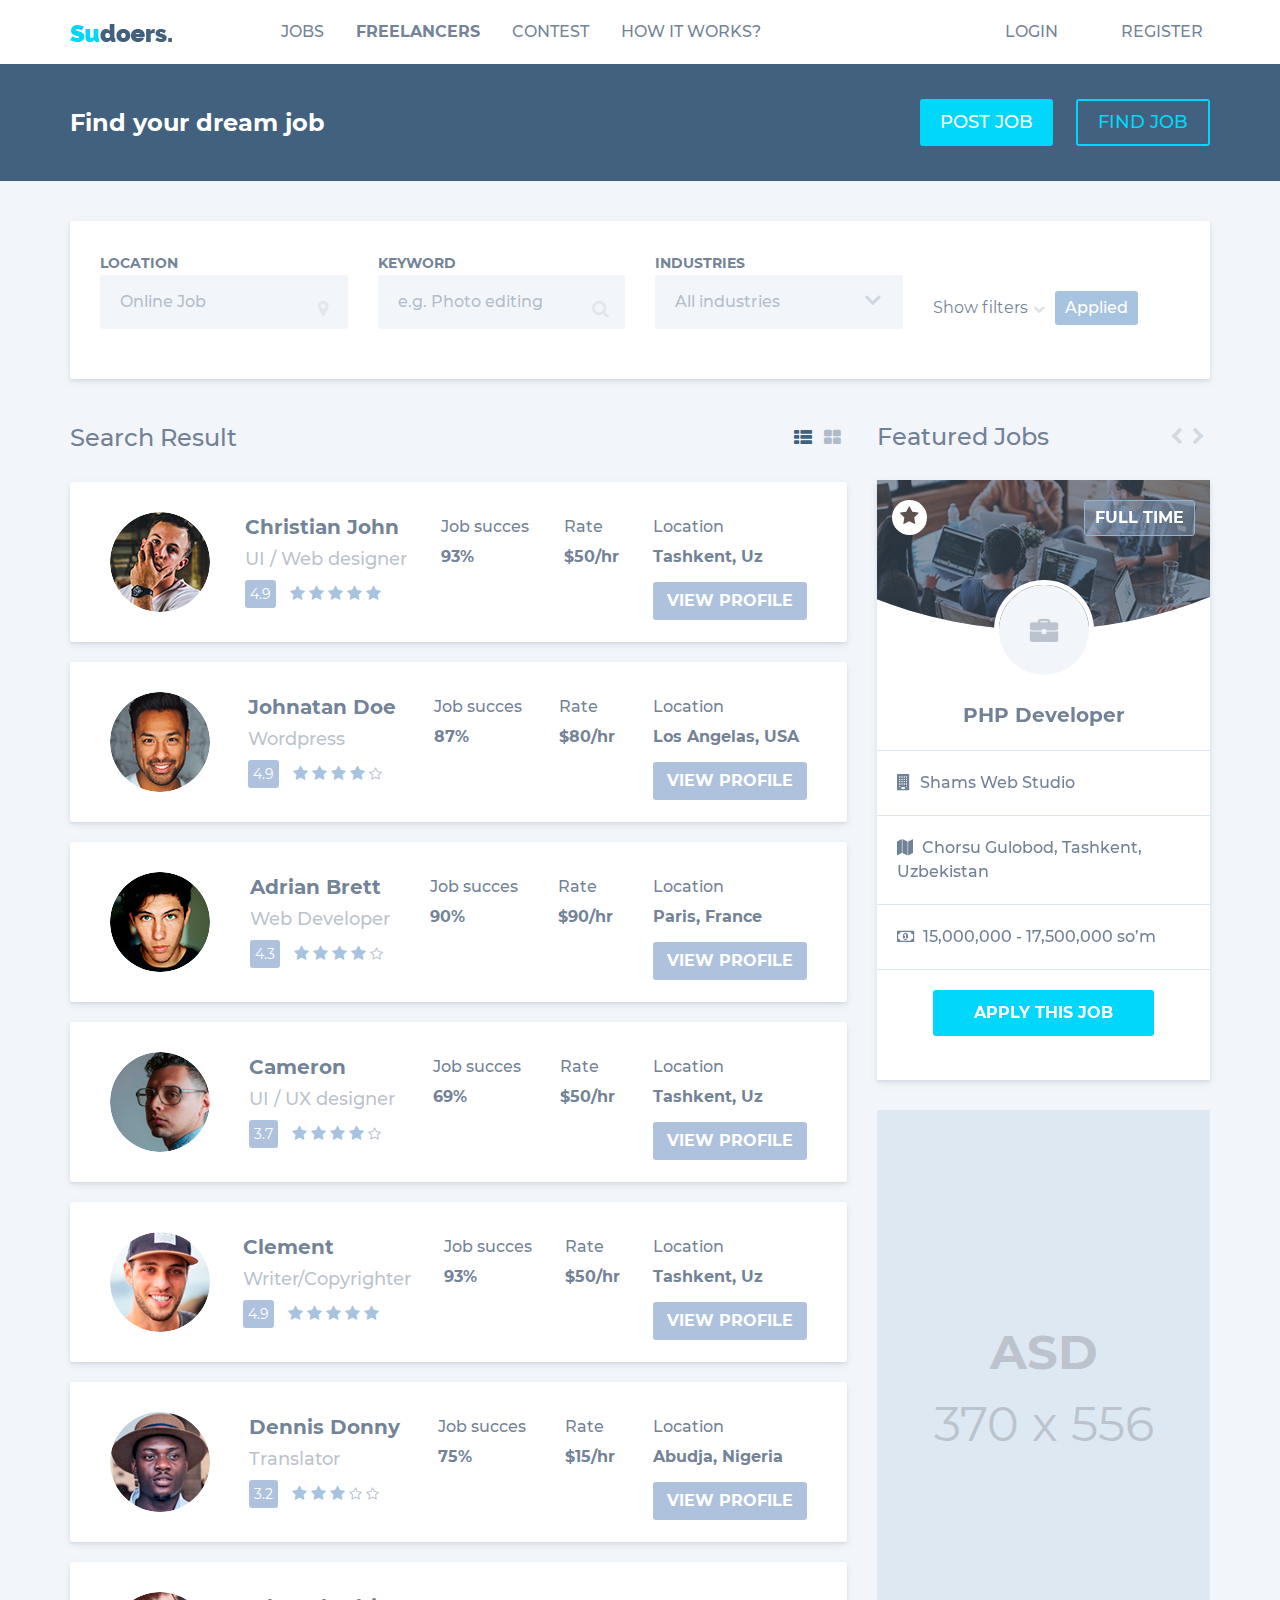
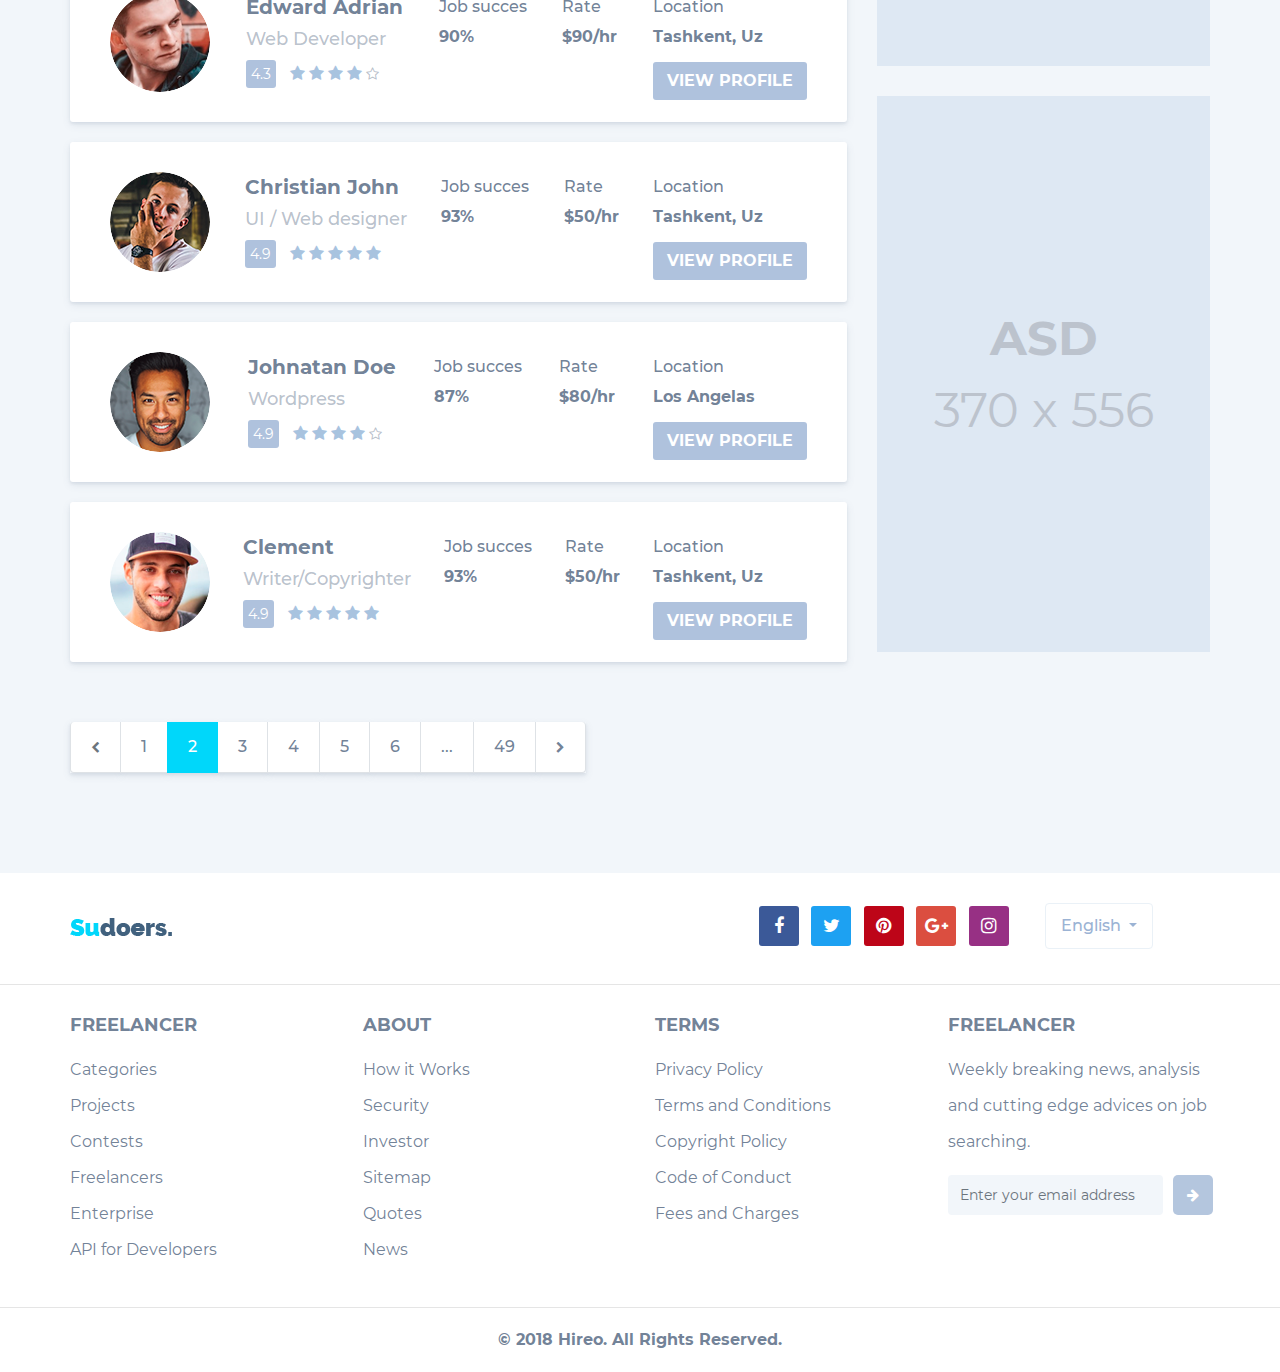
<file: freelancer.html>
<!DOCTYPE html>
<html lang="en">
<head>
	<meta charset="UTF-8">
	<title>Sudoers</title>
	<meta name="viewport" content="width=device-width, initial-scale=1, maximum-scale=1, user-scalable=yes">
	<link rel="stylesheet" href="libs/owlcarousel/assets/owl.carousel.min.css">
	<link rel="stylesheet" href="libs/bootstrap4/css/bootstrap.min.css">
	<link rel="stylesheet" href="libs/bootstrap4/css/bootstrap.min.css">
	<link rel="stylesheet" href="libs/font-awesome/css/font-awesome.min.css">
	<link rel="stylesheet" href="css/chosen.css">
	<link rel="stylesheet" href="css/style.css">
	<link rel="stylesheet" href="css/media.css">
</head>
<body>
	<header class="header">
		<div class="container">
			<div class="row">
				<div class="col-md-12 col-lg-2">
					<div class="title">
						<a href="index.html"><img src="img/title.png" alt=""></a>
					</div>
				</div>
				<div class="col-md-9 col-lg-7">
					<nav class="navbar navbar-expand-lg navbar-light nav">
						<button class="navbar-toggler" type="button" data-toggle="collapse" data-target="#nav">
							<i class="fa fa-bars"></i>
						</button>
						<div class="collapse navbar-collapse" id="nav">
							<ul class="navbar-nav menu">
								<li><a href="index.html">Jobs</a></li>
								<li><a href="freelancer.html" class="active">Freelancers</a></li>
								<li><a href="#">Contest</a></li>
								<li><a href="#">How it works?</a></li>
							</ul>
						</div>
					</nav>
				</div>
				<div class="col-md-3 col-lg-3">
					<div class="autorisation">
						<!-- Button trigger modal -->
						<button type="button" class="btn_login_reg" data-toggle="modal" data-target="#login">
							Login
						</button>
						<!-- Modal -->
						<div class="modal fade" id="login" tabindex="-1" role="dialog">
							<div class="modal-dialog" role="document">
								<div class="modal-content">
									<div class="modal-header">
										<h5 class="modal-title" id="exampleModalLabel">
											<img src="img/title_md.png" alt="">
										</h5>
										<button type="button" class="close" data-dismiss="modal" aria-label="Close">
											<i class="fa fa-times"></i>
										</button>
									</div>
									<div class="modal-body">
										<div class="login_facebook">
											<i class="fa fa-facebook"></i>
											<button type="button" class="btn_log_with">Log in with Facebook</button>
										</div>
										<div class="login_google">
											<i class="fa fa-google-plus"></i>
											<button type="button" class="btn_log_with">Log in with Google Plus</button>
										</div>
										<div class="or">or</div>
										<div class="email_password">
											<div class="email">
												<input type="text" class="form-control" placeholder="Email address or Username">
												<i class="fa fa-user"></i>
											</div>
											<div class="password">
												<input type="password" class="form-control" placeholder="Password">
												<i class="fa fa-lock"></i>
											</div>
										</div>
										<div class="remember_forgot">
											<div class="remember_me">
												<label class="control control-checkbox">
													Remember Me
													<input type="checkbox" checked="checked" />
													<div class="control_indicator"></div>
												</label>
											</div>
											<div class="forgot_password">
												<a href="#">Forgot password?</a>
											</div>
										</div>
										<div class="login">
											<button type="button" class="btn_login">Log in</button>
										</div>
									</div>
									<div class="modal-footer">
										<div class="account">
											Don’t have an account?
											<a href="#">Sign up</a>
										</div>
									</div>
								</div>
							</div>
						</div>
						<!-- Button trigger modal -->
						<button type="button" class="btn_login_reg" data-toggle="modal" data-target="#register">
							Register
						</button>
						<!-- Modal -->
						<div class="modal fade" id="register" tabindex="-1" role="dialog">
							<div class="modal-dialog" role="document">
								<div class="modal-content">
									<div class="modal-header">
										<h5 class="modal-title" id="exampleModalLabel">
											<img src="img/title.png" alt="">
										</h5>
										<button type="button" class="close" data-dismiss="modal" aria-label="Close">
											<i class="fa fa-times"></i>
										</button>
									</div>
									<div class="modal-body">
										<div class="login_facebook">
											<i class="fa fa-facebook"></i>
											<button type="button" class="btn_log_with">Log in with Facebook</button>
										</div>
										<div class="login_google">
											<i class="fa fa-google-plus"></i>
											<button type="button" class="btn_log_with">Log in with Google Plus</button>
										</div>
										<div class="or">or</div>
										<div class="email_password">
											<div class="email">
												<input type="text" class="form-control" placeholder="Email address">
												<i class="fa fa-user"></i>
											</div>
											<div class="password">
												<input type="password" class="form-control" placeholder="Password">
												<i class="fa fa-lock"></i>
											</div>
										</div>
										<div class="employer_freelancer">
											<div class="employer">
												<label class="control control-radio">
													I’m a Employer
													<input name="radio" checked="checked" type="radio">
													<div class="control_indicator"></div>
												</label>
											</div>
											<div class="employer">
												<label class="control control-radio">
													I’m a Freelancer
													<input name="radio" checked="checked" type="radio">
													<div class="control_indicator"></div>
												</label>
											</div>
										</div>
										<div class="login">
											<button type="button" class="btn_login">Sign up</button>
										</div>
									</div>
									<div class="modal-footer">
										<div class="account">
											Don’t have an account?
											<a href="#">Sign up</a>
										</div>
									</div>
								</div>
							</div>
						</div>
					</div>
				</div>
			</div>
		</div>
		<div class="find_dream_job">
			<div class="container">
				<div class="dream_job">
					<div class="caption">Find your dream job</div>
					<div class="buttons">
						<div class="post">
							<button type="button" class="button">Post Job</button>
						</div>
						<div class="find">
							<button type="button" class="button">Find Job</button>
						</div>
					</div>
				</div>
			</div>
		</div>
	</header>
	<section class="section_location">
		<div class="container">
			<div class="row">
				<div class="col-md-3">
					<div class="caption">
						<label for="location" class="label">Location</label>
					</div>
					<div class="input">
						<input type="text" class="form-control" placeholder="Online Job" id="location">
					</div>
					<div class="icon">
						<i class="fa fa-map-marker"></i>
					</div>
				</div>
				<div class="col-md-3">
					<div class="caption">
						<label for="keyword" class="label">Keyword</label>
					</div>
					<div class="input">
						<input type="text" class="form-control" placeholder="e.g. Photo editing" id="keyword">
					</div>
					<div class="icon">
						<i class="fa fa-search"></i>
					</div>
				</div>
				<div class="col-md-3">
					<div class="caption"><label class="label">Industries</label></div>
					<select data-placeholder="All industries" class="chosen-select" tabindex="7">
						<option>All industries</option>
						<option value=""></option>
						<option></option>
						<option>Web development</option>
						<option>IT specialist</option>
						<option>Graphic design</option>
						<option>Digital marketing</option>
						<option>Writing / Translating</option>
						<option>Accounting</option>
						<option>General</option>
						<option>Graphic design</option>
						<option>Digital marketing</option>
						<option>Writing / Translating</option>
						<option>Accounting</option>
						<option>General</option>
					</select>

				</div>
				<div class="col-md-3">
					<div class="filters">
						<div class="chevron_up">
							<a class="" data-toggle="collapse" href="#collapseExample" role="button" aria-expanded="false" aria-controls="collapseExample">filters</a>
							<!-- <i class="fa fa-chevron-up"></i> -->
						</div>
						<div class="applied">Applied</div>
					</div>
				</div>
			</div>

			<div class="row mt-4 collapse" id="collapseExample">
				<div class="col-md-4">
					<div class="fixed_price">
						<div class="hourly">
							Hourly prise
						</div>
						<div class="min_max">
							<div class="box">
								<input type="text" placeholder="min">
							</div>
							<p>to</p>
							<div class="box">
								<input type="text" placeholder="max">
							</div>
						</div>
					</div>
					<div class="caption_sort">Sort by</div>
					<ul class="sort_by">
						<li><a href="#">Relavence</a></li>
						<li><a href="#">Newest</a></li>
						<li><a href="#">Oldest</a></li>
						<li><a href="#">Random</a></li>
					</ul>
				</div>
				<div class="col-md-8">
					<div class="skills">
						<div class="head">Skills</div>
						<div class="row">
							<div class="tag_item">
								<input type="checkbox" id="tag1">
								<label for="tag1">Front-end Web</label>
							</div>
							<div class="tag_item">
								<input type="checkbox" id="tag2">
								<label for="tag2">Photoshop</label>
							</div>
							<div class="tag_item">
								<input type="checkbox" id="tag3">
								<label for="tag3">Angular</label>
							</div>
							<div class="tag_item">
								<input type="checkbox" id="tag4">
								<label for="tag4">Web design</label>
							</div>
							<div class="tag_item">
								<input type="checkbox" id="tag5">
								<label for="tag5">Wordpress</label>
							</div>
							<div class="tag_item">
								<input type="checkbox" id="tag6">
								<label for="tag6">Graphic design</label>
							</div>
							<div class="tag_item">
								<input type="checkbox" id="tag7">
								<label for="tag7">Back-end dev</label>
							</div>
							<div class="tag_item">
								<input type="checkbox" id="tag8">
								<label for="tag8">React</label>
							</div>
							<div class="tag_item">
								<input type="checkbox" id="tag9">
								<label for="tag9">App development</label>
							</div>
							<div class="tag_item">
								<input type="checkbox" id="tag10">
								<label for="tag10">Illustration</label>
							</div>
							<div class="tag_item">
								<input type="checkbox" id="tag11">
								<label for="tag11">App development</label>
							</div>
							<div class="new_skill">
								<div class="add_new_skill">
									<input type="text" class="form-control" placeholder="Add new skill">
								</div>
								<div class="plus"><i class="fa fa-plus"></i></div>
							</div>
						</div>
					</div>
				</div>
			</div>
		</div>
	</section>
	<section class="section_search_featured">
		<div class="container">
			<div class="block_search">
				<div class="between_blocks">
					<div class="caption">Search Result</div>
					<div class="nav nav-tabs" id="nav-tab" role="tablist">
						<a class="nav-item nav-link active" id="nav-home-tab" data-toggle="tab" href="#list" role="tab" aria-controls="nav-home" aria-selected="true">
							<div class="list"><i class="fa fa-th-list"></i></div>
						</a>
						<a class="nav-item nav-link" id="nav-profile-tab" data-toggle="tab" href="#grid" role="tab" aria-controls="nav-profile" aria-selected="false">
							<div class="grid"><i class="fa fa-th-large"></i></div>
						</a>
					</div>
				</div>
				<div class="tab-content" id="nav-tabContent">
					<div class="tab-pane fade show active" id="list" role="tabpanel">
						<div class="list_profile">
							<div class="profile_img">
								<img src="img/pr_i_1.png" alt="">
							</div>
							<div class="box">
								<div class="name"><a href="">Christian John</a></div>
								<div class="skill">UI / Web designer</div>
								<div class="rating">
									<span>4.9</span>
									<i class="fa fa-star"></i>
									<i class="fa fa-star"></i>
									<i class="fa fa-star"></i>
									<i class="fa fa-star"></i>
									<i class="fa fa-star"></i>
								</div>
							</div>
							<div class="box">
								<p class="job">Job succes</p>
								<p class="percent">93%</p>
							</div>
							<div class="box">
								<p class="rate">Rate</p>
								<p class="hr">$50/hr</p>
							</div>
							<div class="box">
								<div class="location">
									<p class="loc">Location</p>
									<p class="city">Tashkent, Uz</p>
								</div>
								<div class="button">
									<button type="button" class="btn_view_profile">View profile</button>
								</div>
							</div>
						</div>
						<div class="list_profile">
							<div class="profile_img">
								<img src="img/pr_i_2.png" alt="">
							</div>
							<div class="box">
								<div class="name"><a href="">Johnatan Doe</a></div>
								<div class="skill">Wordpress</div>
								<div class="rating">
									<span>4.9</span>
									<i class="fa fa-star"></i>
									<i class="fa fa-star"></i>
									<i class="fa fa-star"></i>
									<i class="fa fa-star"></i>
									<i class="fa fa-star-o"></i>
								</div>
							</div>
							<div class="box">
								<p class="job">Job succes</p>
								<p class="percent">87%</p>
							</div>
							<div class="box">
								<p class="rate">Rate</p>
								<p class="hr">$80/hr</p>
							</div>
							<div class="box">
								<div class="location">
									<p class="loc">Location</p>
									<p class="city">Los Angelas, USA</p>
								</div>
								<div class="button">
									<button type="button" class="btn_view_profile">View profile</button>
								</div>
							</div>
						</div>
						<div class="list_profile">
							<div class="profile_img">
								<img src="img/pr_i_3.png" alt="">
							</div>
							<div class="box">
								<div class="name"><a href="">Adrian Brett</a></div>
								<div class="skill">Web Developer</div>
								<div class="rating">
									<span>4.3</span>
									<i class="fa fa-star"></i>
									<i class="fa fa-star"></i>
									<i class="fa fa-star"></i>
									<i class="fa fa-star"></i>
									<i class="fa fa-star-o"></i>
								</div>
							</div>
							<div class="box">
								<p class="job">Job succes</p>
								<p class="percent">90%</p>
							</div>
							<div class="box">
								<p class="rate">Rate</p>
								<p class="hr">$90/hr</p>
							</div>
							<div class="box">
								<div class="location">
									<p class="loc">Location</p>
									<p class="city">Paris, France</p>
								</div>
								<div class="button">
									<button type="button" class="btn_view_profile">View profile</button>
								</div>
							</div>
						</div>
						<div class="list_profile">
							<div class="profile_img">
								<img src="img/pr_i_4.png" alt="">
							</div>
							<div class="box">
								<div class="name"><a href="">Cameron</a></div>
								<div class="skill">UI / UX designer</div>
								<div class="rating">
									<span>3.7</span>
									<i class="fa fa-star"></i>
									<i class="fa fa-star"></i>
									<i class="fa fa-star"></i>
									<i class="fa fa-star"></i>
									<i class="fa fa-star-o"></i>
								</div>
							</div>
							<div class="box">
								<p class="job">Job succes</p>
								<p class="percent">69%</p>
							</div>
							<div class="box">
								<p class="rate">Rate</p>
								<p class="hr">$50/hr</p>
							</div>
							<div class="box">
								<div class="location">
									<p class="loc">Location</p>
									<p class="city">Tashkent, Uz</p>
								</div>
								<div class="button">
									<button type="button" class="btn_view_profile">View profile</button>
								</div>
							</div>
						</div>
						<div class="list_profile">
							<div class="profile_img">
								<img src="img/pr_i_5.png" alt="">
							</div>
							<div class="box">
								<div class="name"><a href="">Clement</a></div>
								<div class="skill">Writer/Copyrighter</div>
								<div class="rating">
									<span>4.9</span>
									<i class="fa fa-star"></i>
									<i class="fa fa-star"></i>
									<i class="fa fa-star"></i>
									<i class="fa fa-star"></i>
									<i class="fa fa-star"></i>
								</div>
							</div>
							<div class="box">
								<p class="job">Job succes</p>
								<p class="percent">93%</p>
							</div>
							<div class="box">
								<p class="rate">Rate</p>
								<p class="hr">$50/hr</p>
							</div>
							<div class="box">
								<div class="location">
									<p class="loc">Location</p>
									<p class="city">Tashkent, Uz</p>
								</div>
								<div class="button">
									<button type="button" class="btn_view_profile">View profile</button>
								</div>
							</div>
						</div>
						<div class="list_profile">
							<div class="profile_img">
								<img src="img/pr_i_6.png" alt="">
							</div>
							<div class="box">
								<div class="name"><a href="">Dennis Donny</a></div>
								<div class="skill">Translator</div>
								<div class="rating">
									<span>3.2</span>
									<i class="fa fa-star"></i>
									<i class="fa fa-star"></i>
									<i class="fa fa-star"></i>
									<i class="fa fa-star-o"></i>
									<i class="fa fa-star-o"></i>
								</div>
							</div>
							<div class="box">
								<p class="job">Job succes</p>
								<p class="percent">75%</p>
							</div>
							<div class="box">
								<p class="rate">Rate</p>
								<p class="hr">$15/hr</p>
							</div>
							<div class="box">
								<div class="location">
									<p class="loc">Location</p>
									<p class="city">Abudja, Nigeria</p>
								</div>
								<div class="button">
									<button type="button" class="btn_view_profile">View profile</button>
								</div>
							</div>
						</div>
						<div class="list_profile">
							<div class="profile_img">
								<img src="img/pr_i_7.png" alt="">
							</div>
							<div class="box">
								<div class="name"><a href="">Edward Adrian</a></div>
								<div class="skill">Web Developer</div>
								<div class="rating">
									<span>4.3</span>
									<i class="fa fa-star"></i>
									<i class="fa fa-star"></i>
									<i class="fa fa-star"></i>
									<i class="fa fa-star"></i>
									<i class="fa fa-star-o"></i>
								</div>
							</div>
							<div class="box">
								<p class="job">Job succes</p>
								<p class="percent">90%</p>
							</div>
							<div class="box">
								<p class="rate">Rate</p>
								<p class="hr">$90/hr</p>
							</div>
							<div class="box">
								<div class="location">
									<p class="loc">Location</p>
									<p class="city">Tashkent, Uz</p>
								</div>
								<div class="button">
									<button type="button" class="btn_view_profile">View profile</button>
								</div>
							</div>
						</div>
						<div class="list_profile">
							<div class="profile_img">
								<img src="img/pr_i_1.png" alt="">
							</div>
							<div class="box">
								<div class="name"><a href="">Christian John</a></div>
								<div class="skill">UI / Web designer</div>
								<div class="rating">
									<span>4.9</span>
									<i class="fa fa-star"></i>
									<i class="fa fa-star"></i>
									<i class="fa fa-star"></i>
									<i class="fa fa-star"></i>
									<i class="fa fa-star"></i>
								</div>
							</div>
							<div class="box">
								<p class="job">Job succes</p>
								<p class="percent">93%</p>
							</div>
							<div class="box">
								<p class="rate">Rate</p>
								<p class="hr">$50/hr</p>
							</div>
							<div class="box">
								<div class="location">
									<p class="loc">Location</p>
									<p class="city">Tashkent, Uz</p>
								</div>
								<div class="button">
									<button type="button" class="btn_view_profile">View profile</button>
								</div>
							</div>
						</div>
						<div class="list_profile">
							<div class="profile_img">
								<img src="img/pr_i_2.png" alt="">
							</div>
							<div class="box">
								<div class="name"><a href="">Johnatan Doe</a></div>
								<div class="skill">Wordpress</div>
								<div class="rating">
									<span>4.9</span>
									<i class="fa fa-star"></i>
									<i class="fa fa-star"></i>
									<i class="fa fa-star"></i>
									<i class="fa fa-star"></i>
									<i class="fa fa-star-o"></i>
								</div>
							</div>
							<div class="box">
								<p class="job">Job succes</p>
								<p class="percent">87%</p>
							</div>
							<div class="box">
								<p class="rate">Rate</p>
								<p class="hr">$80/hr</p>
							</div>
							<div class="box">
								<div class="location">
									<p class="loc">Location</p>
									<p class="city">Los Angelas</p>
								</div>
								<div class="button">
									<button type="button" class="btn_view_profile">View profile</button>
								</div>
							</div>
						</div>
						<div class="list_profile">
							<div class="profile_img">
								<img src="img/pr_i_5.png" alt="">
							</div>
							<div class="box">
								<div class="name"><a href="">Clement</a></div>
								<div class="skill">Writer/Copyrighter</div>
								<div class="rating">
									<span>4.9</span>
									<i class="fa fa-star"></i>
									<i class="fa fa-star"></i>
									<i class="fa fa-star"></i>
									<i class="fa fa-star"></i>
									<i class="fa fa-star"></i>
								</div>
							</div>
							<div class="box">
								<p class="job">Job succes</p>
								<p class="percent">93%</p>
							</div>
							<div class="box">
								<p class="rate">Rate</p>
								<p class="hr">$50/hr</p>
							</div>
							<div class="box">
								<div class="location">
									<p class="loc">Location</p>
									<p class="city">Tashkent, Uz</p>
								</div>
								<div class="button">
									<button type="button" class="btn_view_profile">View profile</button>
								</div>
							</div>
						</div>
					</div>
					<div class="tab-pane fade" id="grid" role="tabpanel">
						<div class="items_grid">
							<div class="grid_profile">
								<div class="prof_info">
									<div class="profile_img">
										<img src="img/pr_i_1.png" alt="">
									</div>
									<div class="info">
										<div class="name"><a href="">Christian John</a></div>
										<div class="skill">UI / Web designer</div>
										<div class="rating">
											<span>4.9</span>
											<i class="fa fa-star"></i>
											<i class="fa fa-star"></i>
											<i class="fa fa-star"></i>
											<i class="fa fa-star"></i>
											<i class="fa fa-star"></i>
										</div>
									</div>
								</div>
								<div class="prof_rate">
									<div class="boxes">
										<div class="box">
											<p class="job">Job succes</p>
											<p class="percent">93%</p>
										</div>
										<div class="box">
											<p class="rate">Rate</p>
											<p class="hr">$50/hr</p>
										</div>
										<div class="box">
											<div class="location">
												<p class="loc">Location</p>
												<p class="city">Tashkent, Uz</p>
											</div>
										</div>
									</div>
									<div class="button">
										<button type="button" class="btn_profile">View profile</button>
									</div>
								</div>
							</div>
							<div class="grid_profile">
								<div class="prof_info">
									<div class="profile_img">
										<img src="img/pr_i_1.png" alt="">
									</div>
									<div class="info">
										<div class="name"><a href="">Christian John</a></div>
										<div class="skill">UI / Web designer</div>
										<div class="rating">
											<span>4.9</span>
											<i class="fa fa-star"></i>
											<i class="fa fa-star"></i>
											<i class="fa fa-star"></i>
											<i class="fa fa-star"></i>
											<i class="fa fa-star"></i>
										</div>
									</div>
								</div>
								<div class="prof_rate">
									<div class="boxes">
										<div class="box">
											<p class="job">Job succes</p>
											<p class="percent">93%</p>
										</div>
										<div class="box">
											<p class="rate">Rate</p>
											<p class="hr">$50/hr</p>
										</div>
										<div class="box">
											<div class="location">
												<p class="loc">Location</p>
												<p class="city">Tashkent, Uz</p>
											</div>
										</div>
									</div>
									<div class="button">
										<button type="button" class="btn_profile">View profile</button>
									</div>
								</div>
							</div>
							<div class="grid_profile">
								<div class="prof_info">
									<div class="profile_img">
										<img src="img/pr_i_1.png" alt="">
									</div>
									<div class="info">
										<div class="name"><a href="">Christian John</a></div>
										<div class="skill">UI / Web designer</div>
										<div class="rating">
											<span>4.9</span>
											<i class="fa fa-star"></i>
											<i class="fa fa-star"></i>
											<i class="fa fa-star"></i>
											<i class="fa fa-star"></i>
											<i class="fa fa-star"></i>
										</div>
									</div>
								</div>
								<div class="prof_rate">
									<div class="boxes">
										<div class="box">
											<p class="job">Job succes</p>
											<p class="percent">93%</p>
										</div>
										<div class="box">
											<p class="rate">Rate</p>
											<p class="hr">$50/hr</p>
										</div>
										<div class="box">
											<div class="location">
												<p class="loc">Location</p>
												<p class="city">Tashkent, Uz</p>
											</div>
										</div>
									</div>
									<div class="button">
										<button type="button" class="btn_profile">View profile</button>
									</div>
								</div>
							</div>
							<div class="grid_profile">
								<div class="prof_info">
									<div class="profile_img">
										<img src="img/pr_i_1.png" alt="">
									</div>
									<div class="info">
										<div class="name"><a href="">Christian John</a></div>
										<div class="skill">UI / Web designer</div>
										<div class="rating">
											<span>4.9</span>
											<i class="fa fa-star"></i>
											<i class="fa fa-star"></i>
											<i class="fa fa-star"></i>
											<i class="fa fa-star"></i>
											<i class="fa fa-star"></i>
										</div>
									</div>
								</div>
								<div class="prof_rate">
									<div class="boxes">
										<div class="box">
											<p class="job">Job succes</p>
											<p class="percent">93%</p>
										</div>
										<div class="box">
											<p class="rate">Rate</p>
											<p class="hr">$50/hr</p>
										</div>
										<div class="box">
											<div class="location">
												<p class="loc">Location</p>
												<p class="city">Tashkent, Uz</p>
											</div>
										</div>
									</div>
									<div class="button">
										<button type="button" class="btn_profile">View profile</button>
									</div>
								</div>
							</div>
							<div class="grid_profile">
								<div class="prof_info">
									<div class="profile_img">
										<img src="img/pr_i_1.png" alt="">
									</div>
									<div class="info">
										<div class="name"><a href="">Christian John</a></div>
										<div class="skill">UI / Web designer</div>
										<div class="rating">
											<span>4.9</span>
											<i class="fa fa-star"></i>
											<i class="fa fa-star"></i>
											<i class="fa fa-star"></i>
											<i class="fa fa-star"></i>
											<i class="fa fa-star"></i>
										</div>
									</div>
								</div>
								<div class="prof_rate">
									<div class="boxes">
										<div class="box">
											<p class="job">Job succes</p>
											<p class="percent">93%</p>
										</div>
										<div class="box">
											<p class="rate">Rate</p>
											<p class="hr">$50/hr</p>
										</div>
										<div class="box">
											<div class="location">
												<p class="loc">Location</p>
												<p class="city">Tashkent, Uz</p>
											</div>
										</div>
									</div>
									<div class="button">
										<button type="button" class="btn_profile">View profile</button>
									</div>
								</div>
							</div>
							<div class="grid_profile">
								<div class="prof_info">
									<div class="profile_img">
										<img src="img/pr_i_1.png" alt="">
									</div>
									<div class="info">
										<div class="name"><a href="">Christian John</a></div>
										<div class="skill">UI / Web designer</div>
										<div class="rating">
											<span>4.9</span>
											<i class="fa fa-star"></i>
											<i class="fa fa-star"></i>
											<i class="fa fa-star"></i>
											<i class="fa fa-star"></i>
											<i class="fa fa-star"></i>
										</div>
									</div>
								</div>
								<div class="prof_rate">
									<div class="boxes">
										<div class="box">
											<p class="job">Job succes</p>
											<p class="percent">93%</p>
										</div>
										<div class="box">
											<p class="rate">Rate</p>
											<p class="hr">$50/hr</p>
										</div>
										<div class="box">
											<div class="location">
												<p class="loc">Location</p>
												<p class="city">Tashkent, Uz</p>
											</div>
										</div>
									</div>
									<div class="button">
										<button type="button" class="btn_profile">View profile</button>
									</div>
								</div>
							</div>
							<div class="grid_profile">
								<div class="prof_info">
									<div class="profile_img">
										<img src="img/pr_i_1.png" alt="">
									</div>
									<div class="info">
										<div class="name"><a href="">Christian John</a></div>
										<div class="skill">UI / Web designer</div>
										<div class="rating">
											<span>4.9</span>
											<i class="fa fa-star"></i>
											<i class="fa fa-star"></i>
											<i class="fa fa-star"></i>
											<i class="fa fa-star"></i>
											<i class="fa fa-star"></i>
										</div>
									</div>
								</div>
								<div class="prof_rate">
									<div class="boxes">
										<div class="box">
											<p class="job">Job succes</p>
											<p class="percent">93%</p>
										</div>
										<div class="box">
											<p class="rate">Rate</p>
											<p class="hr">$50/hr</p>
										</div>
										<div class="box">
											<div class="location">
												<p class="loc">Location</p>
												<p class="city">Tashkent, Uz</p>
											</div>
										</div>
									</div>
									<div class="button">
										<button type="button" class="btn_profile">View profile</button>
									</div>
								</div>
							</div>
							<div class="grid_profile">
								<div class="prof_info">
									<div class="profile_img">
										<img src="img/pr_i_1.png" alt="">
									</div>
									<div class="info">
										<div class="name"><a href="">Christian John</a></div>
										<div class="skill">UI / Web designer</div>
										<div class="rating">
											<span>4.9</span>
											<i class="fa fa-star"></i>
											<i class="fa fa-star"></i>
											<i class="fa fa-star"></i>
											<i class="fa fa-star"></i>
											<i class="fa fa-star"></i>
										</div>
									</div>
								</div>
								<div class="prof_rate">
									<div class="boxes">
										<div class="box">
											<p class="job">Job succes</p>
											<p class="percent">93%</p>
										</div>
										<div class="box">
											<p class="rate">Rate</p>
											<p class="hr">$50/hr</p>
										</div>
										<div class="box">
											<div class="location">
												<p class="loc">Location</p>
												<p class="city">Tashkent, Uz</p>
											</div>
										</div>
									</div>
									<div class="button">
										<button type="button" class="btn_profile">View profile</button>
									</div>
								</div>
							</div>
							<div class="grid_profile">
								<div class="prof_info">
									<div class="profile_img">
										<img src="img/pr_i_1.png" alt="">
									</div>
									<div class="info">
										<div class="name"><a href="">Christian John</a></div>
										<div class="skill">UI / Web designer</div>
										<div class="rating">
											<span>4.9</span>
											<i class="fa fa-star"></i>
											<i class="fa fa-star"></i>
											<i class="fa fa-star"></i>
											<i class="fa fa-star"></i>
											<i class="fa fa-star"></i>
										</div>
									</div>
								</div>
								<div class="prof_rate">
									<div class="boxes">
										<div class="box">
											<p class="job">Job succes</p>
											<p class="percent">93%</p>
										</div>
										<div class="box">
											<p class="rate">Rate</p>
											<p class="hr">$50/hr</p>
										</div>
										<div class="box">
											<div class="location">
												<p class="loc">Location</p>
												<p class="city">Tashkent, Uz</p>
											</div>
										</div>
									</div>
									<div class="button">
										<button type="button" class="btn_profile">View profile</button>
									</div>
								</div>
							</div>
							<div class="grid_profile">
								<div class="prof_info">
									<div class="profile_img">
										<img src="img/pr_i_1.png" alt="">
									</div>
									<div class="info">
										<div class="name"><a href="">Christian John</a></div>
										<div class="skill">UI / Web designer</div>
										<div class="rating">
											<span>4.9</span>
											<i class="fa fa-star"></i>
											<i class="fa fa-star"></i>
											<i class="fa fa-star"></i>
											<i class="fa fa-star"></i>
											<i class="fa fa-star"></i>
										</div>
									</div>
								</div>
								<div class="prof_rate">
									<div class="boxes">
										<div class="box">
											<p class="job">Job succes</p>
											<p class="percent">93%</p>
										</div>
										<div class="box">
											<p class="rate">Rate</p>
											<p class="hr">$50/hr</p>
										</div>
										<div class="box">
											<div class="location">
												<p class="loc">Location</p>
												<p class="city">Tashkent, Uz</p>
											</div>
										</div>
									</div>
									<div class="button">
										<button type="button" class="btn_profile">View profile</button>
									</div>
								</div>
							</div>
						</div>
					</div>
				</div>
			</div>
			<div class="block_featured">
				<div class="between_blocks">
					<div class="caption">Featured Jobs</div>
				</div>
				<div class="aside owl-carousel">
					<div class="sliders">
						<div class="image" style="background-image: url(img/aside.png);"></div>
						<div class="favorite_fulltime">
							<div class="favorite"><i class="fa fa-star"></i></div>
							<div class="fulltime">Full time</div>
						</div>
						<div class="portfolio"><img src="img/portfolio.jpg"></div>
						<div class="name">PHP Developer</div>
						<div class="jobs">
							<div class="job">
								<i class="fa fa-building"></i>
								Shams Web Studio
							</div>
							<div class="job">
								<i class="fa fa-map"></i>
								Chorsu Gulobod, Tashkent, Uzbekistan
							</div>
							<div class="job">
								<i class="fa fa-money"></i>
								15,000,000 - 17,500,000 so’m
							</div>
						</div>
						<div class="apply_this_job">
							<button type="button" class="btn_apply">Apply this job</button>
						</div>
					</div>
					<div class="sliders">
						<div class="image" style="background-image: url(img/aside.png);"></div>
						<div class="favorite_fulltime">
							<div class="favorite"><i class="fa fa-star"></i></div>
							<div class="fulltime">Part time</div>
						</div>
						<div class="portfolio"><img src="img/portfolio.jpg"></div>
						<div class="name">Web Designer</div>
						<div class="jobs">
							<div class="job">
								<i class="fa fa-building"></i>
								Hexogon studio
							</div>
							<div class="job">
								<i class="fa fa-map"></i>
								Yunusabad, Tashkent, Uzbekistan
							</div>
							<div class="job">
								<i class="fa fa-money"></i>
								5,000,000 - 7,500,000 so’m
							</div>
						</div>
						<div class="apply_this_job">
							<button type="button" class="btn_apply">Apply this job</button>
						</div>
					</div>
				</div>
				<div class="banner">
					<div class="text">
						<p>ASD</p>
						<span>370 x 556</span>
					</div>
				</div>
				<div class="banner">
					<div class="text">
						<p>ASD</p>
						<span>370 x 556</span>
					</div>
				</div>
			</div>
		</div>
	</section>
	<section class="section_pagination">
		<div class="container">
			<div class="pagination">
				<nav aria-label="...">
					<ul class="pagination">
						<li class="page-item disabled">
							<a class="page-link" href="#" tabindex="-1">
								<i class="fa fa-chevron-left"></i>
							</a>
						</li>
						<li class="page-item"><a class="page-link" href="#">1</a></li>
						<li class="page-item active">
							<a class="page-link" href="#">2 <span class="sr-only">(current)</span></a>
						</li>
						<li class="page-item"><a class="page-link" href="#">3</a></li>
						<li class="page-item"><a class="page-link" href="#">4</a></li>
						<li class="page-item"><a class="page-link" href="#">5</a></li>
						<li class="page-item"><a class="page-link" href="#">6</a></li>
						<li class="page-item"><a class="page-link" href="#">...</a></li>
						<li class="page-item"><a class="page-link" href="#">49</a></li>
						<li class="page-item">
							<a class="page-link" href="#">
								<i class="fa fa-chevron-right"></i>
							</a>
						</li>
					</ul>
				</nav>
			</div>
		</div>
		<div id="topcontrol">
			<div class="btn btn-special">
				<span class="fa fa-chevron-up"></span>
			</div>
		</div>
	</section>
	<footer class="footer">
		<div class="container">
			<div class="row">
				<div class="col-md-7">
					<div class="title">
						<a href="index.html"><img src="img/title.png" alt=""></a>
					</div>
				</div>
				<div class="col-md-3">
					<div class="icons">
						<div class="social_icon">
							<a href="#" class="icon facebook" data-toggle="tooltip" data-placement="bottom" title="Facebook"><i class="fa fa-facebook"></i></a>
						</div>
						<div class="social_icon">
							<a href="#" class="icon twitter" data-toggle="tooltip" data-placement="bottom" title="Twitter"><i class="fa fa-twitter"></i></a>
						</div>
						<div class="social_icon">
							<a href="#" class="icon pinterest" data-toggle="tooltip" data-placement="bottom" title="Pinterest"><i class="fa fa-pinterest"></i></a>
						</div>
						<div class="social_icon">
							<a href="#" class="icon google" data-toggle="tooltip" data-placement="bottom" title="Google Plus"><i class="fa fa-google-plus"></i></a>
						</div>
						<div class="social_icon">
							<a href="#" class="icon instagram" data-toggle="tooltip" data-placement="bottom" title="Instagram"><i class="fa fa-instagram"></i></a>
						</div>
					</div>
				</div>
				<div class="col-md-2">
					<div class="dropdown">
						<button class="btn dropdown-toggle" type="button" id="dropdownMenuButton" data-toggle="dropdown">
							English
						</button>
						<div class="dropdown-menu">
							<a class="dropdown-item" href="#">English</a>
							<a class="dropdown-item" href="#">Russian</a>
						</div>
					</div>
				</div>
			</div>
		</div>
		<hr>
		<div class="container">
			<div class="row">
				<div class="col-md-3">
					<div class="caption">
						<h5 class="h5">Freelancer</h5>
					</div>
					<ul class="list">
						<li><a href="#">Categories</a></li>
						<li><a href="#">Projects</a></li>
						<li><a href="#">Contests</a></li>
						<li><a href="#">Freelancers</a></li>
						<li><a href="#">Enterprise</a></li>
						<li><a href="#">API for Developers</a></li>
					</ul>
				</div>
				<div class="col-md-3">
					<div class="caption">
						<h5 class="h5">About</h5>
					</div>
					<ul class="list">
						<li><a href="#">How it Works</a></li>
						<li><a href="#">Security</a></li>
						<li><a href="#">Investor</a></li>
						<li><a href="#">Sitemap</a></li>
						<li><a href="#">Quotes</a></li>
						<li><a href="#">News</a></li>
					</ul>
				</div>
				<div class="col-md-3">
					<div class="caption">
						<h5 class="h5">Terms</h5>
					</div>
					<ul class="list">
						<li><a href="#">Privacy Policy</a></li>
						<li><a href="#">Terms and Conditions</a></li>
						<li><a href="#">Copyright Policy</a></li>
						<li><a href="#">Code of Conduct</a></li>
						<li><a href="#">Fees and Charges</a></li>
					</ul>
				</div>
				<div class="col-md-3">
					<div class="caption">
						<h5 class="h5">Freelancer</h5>
					</div>
					<ul class="list">
						<li>Weekly breaking news, analysis and cutting edge advices on job searching.</li>
						<li class="send">
							<div class="input">
								<input type="text" class="form-control" placeholder="Enter your email address">
							</div>
							<div class="right">
								<a href="#"><i class="fa fa-arrow-right"></i></a>
							</div>
						</li>
					</div>
				</div>
			</div>
		</div>
		<hr>
		<div class="copyright">
			© 2018 Hireo. All Rights Reserved.
		</div>
	</footer>

	<script src="libs/jquery/jquery-3.3.1.min.js"></script>
	<script src="libs/jquery/chosen.jquery.min.js" type="text/javascript"></script>
	<script src="libs/bootstrap4/js/popper.min.js"></script>
	<script src="libs/bootstrap4/js/bootstrap.min.js"></script>
	<script src="libs/owlcarousel/owl.carousel.min.js"></script>
	<script src="libs/js/script.js"></script>


	<script>document.write('<script src="http://' + (location.host || 'localhost').split(':')[0] + ':35729/livereload.js?snipver=1"></' + 'script>')</script>
</body>
</html>
</file>
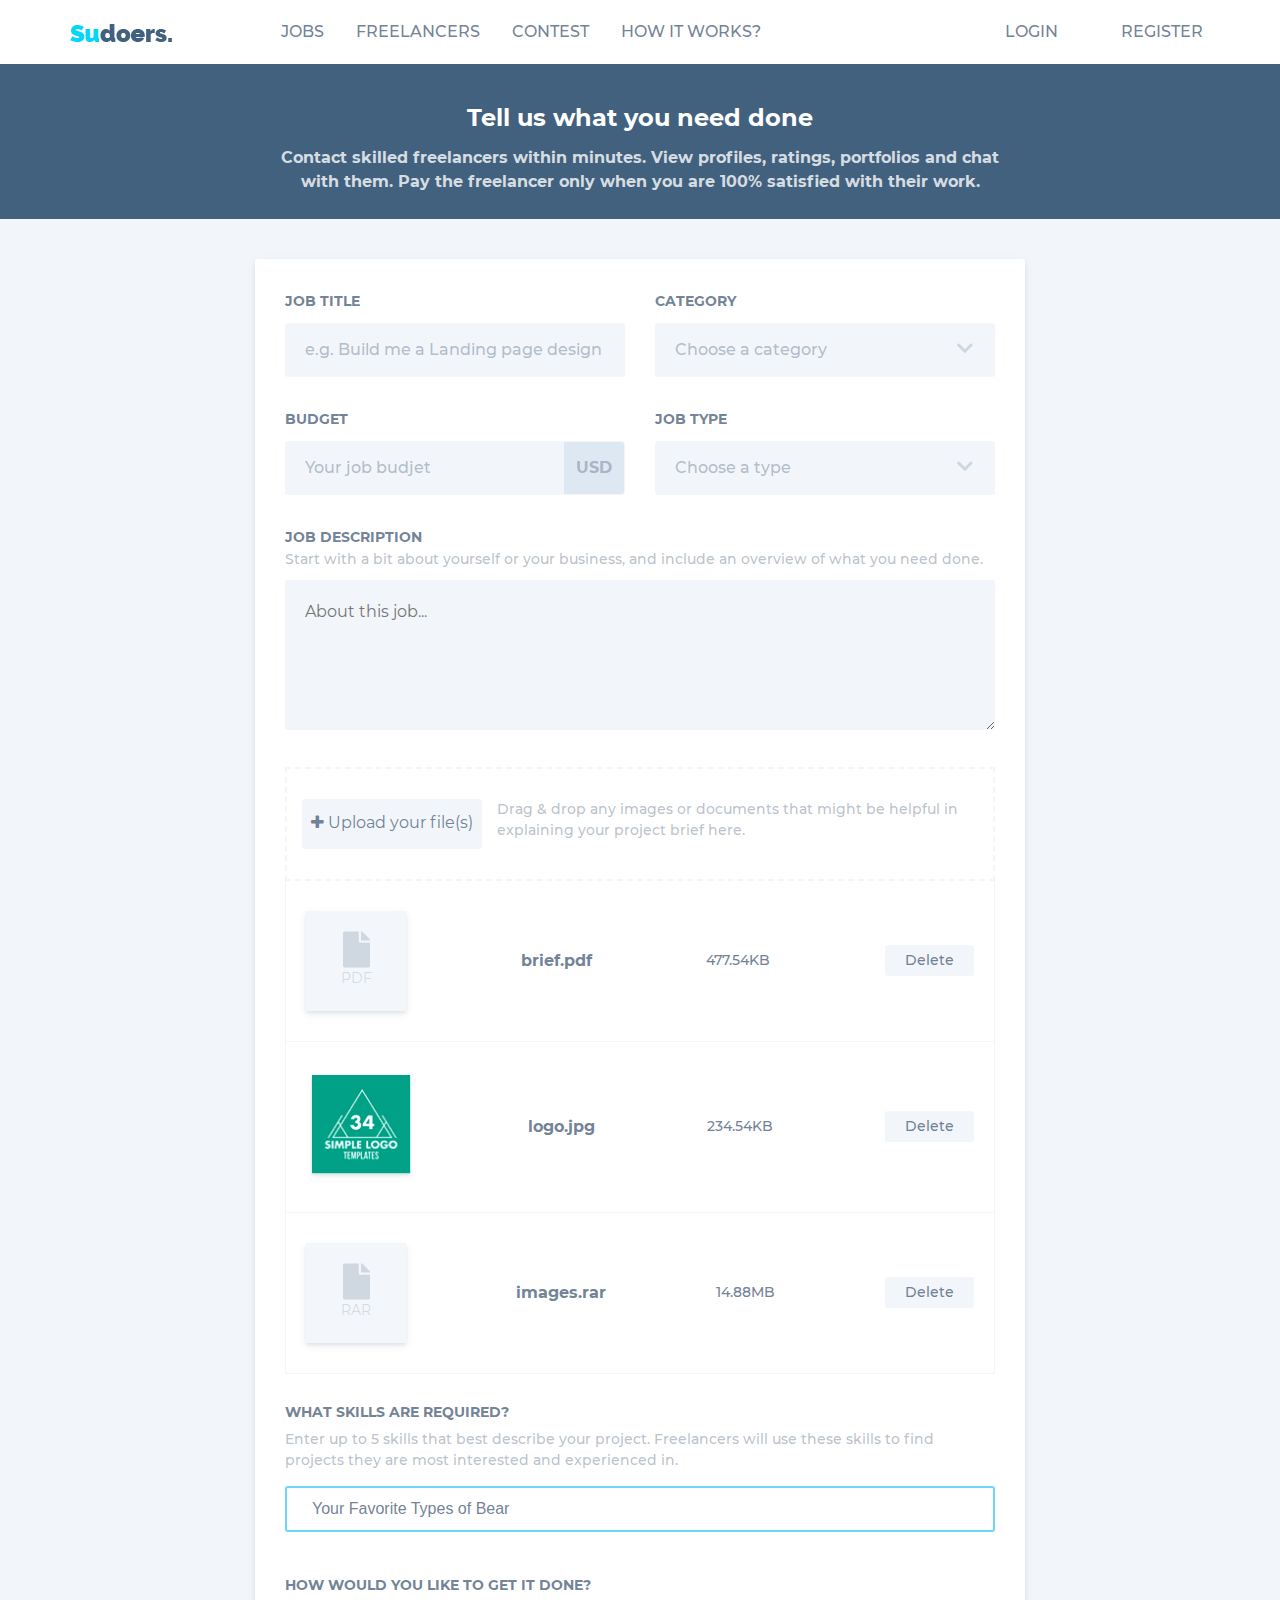
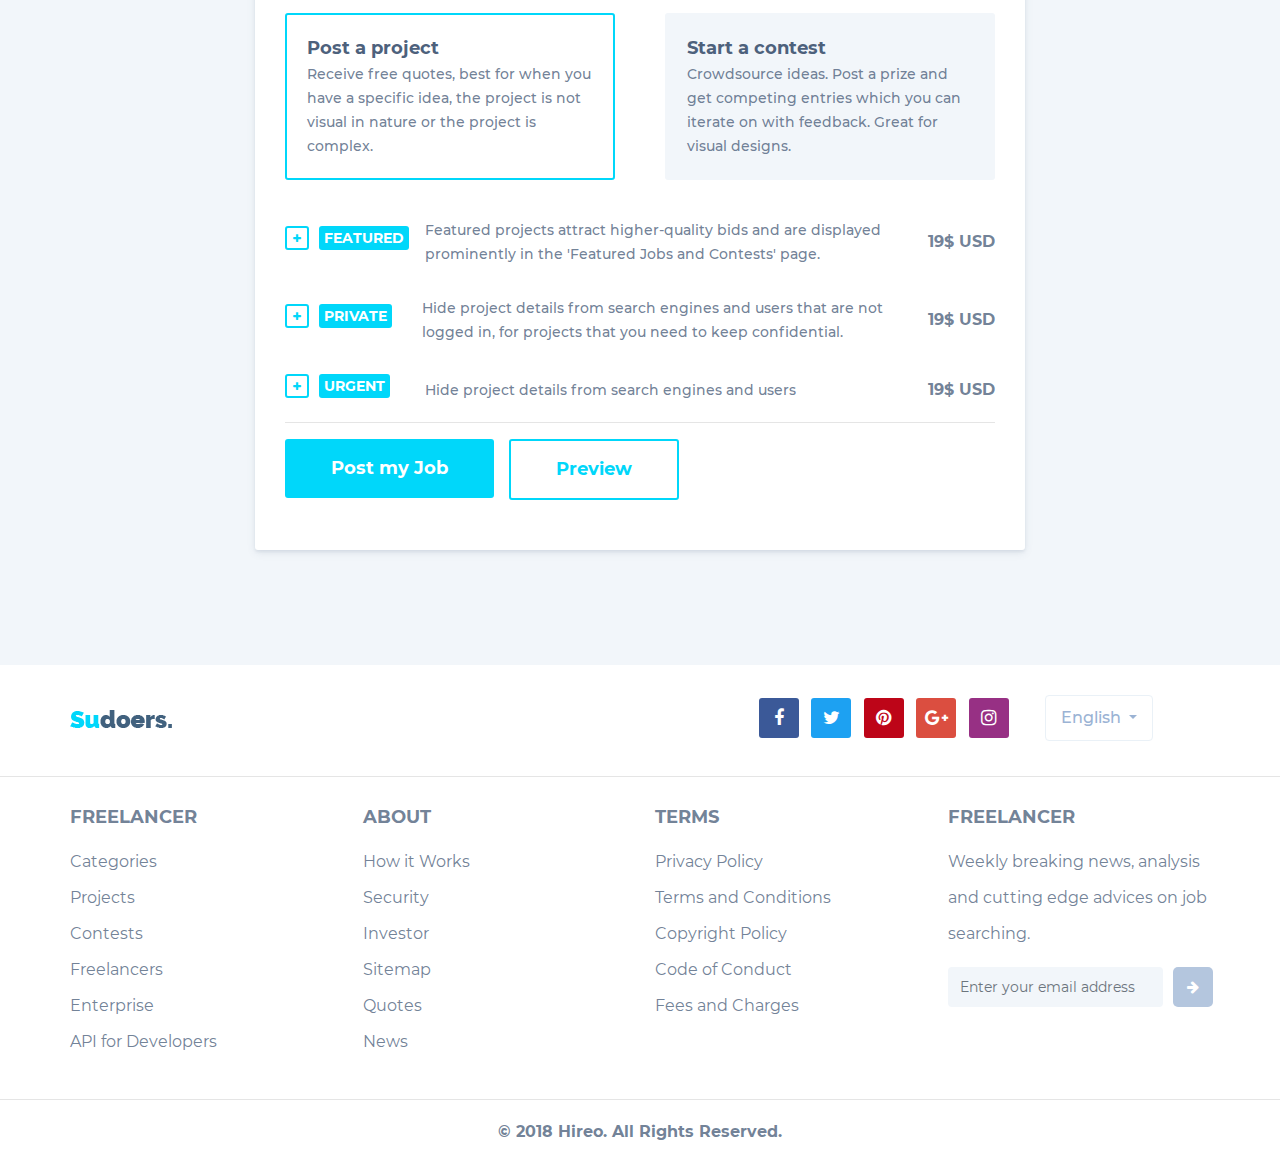
<file: post_job.html>
<!DOCTYPE html>
<html lang="en">
<head>
	<meta charset="UTF-8">
	<title>Sudoers</title>
	<meta name="viewport" content="width=device-width, initial-scale=1, maximum-scale=1, user-scalable=yes">
	<link rel="stylesheet" href="libs/owlcarousel/assets/owl.carousel.min.css">
	<link rel="stylesheet" href="libs/bootstrap4/css/bootstrap.min.css">
	<link rel="stylesheet" href="libs/font-awesome/css/font-awesome.min.css">
	<link rel="stylesheet" href="css/chosen.css">
	<link rel="stylesheet" href="css/style.css">
	<link rel="stylesheet" href="css/media.css">
</head>
<body>

	<header class="header">
		<div class="container">
			<div class="row">
				<div class="col-md-12 col-lg-2">
					<div class="title">
						<a href="index.html"><img src="img/title.png" alt=""></a>
					</div>
				</div>
				<div class="col-md-9 col-lg-7">
					<nav class="navbar navbar-expand-lg navbar-light nav">
						<button class="navbar-toggler" type="button" data-toggle="collapse" data-target="#nav">
							<i class="fa fa-bars"></i>
						</button>
						<div class="collapse navbar-collapse" id="nav">
							<ul class="navbar-nav menu">
								<li><a href="index.html">Jobs</a></li>
								<li><a href="freelancer.html">Freelancers</a></li>
								<li><a href="#">Contest</a></li>
								<li><a href="#">How it works?</a></li>
							</ul>
						</div>
					</nav>
				</div>
				<div class="col-md-3 col-lg-3">
					<div class="autorisation">
						<!-- Button trigger modal -->
						<button type="button" class="btn_login_reg" data-toggle="modal" data-target="#login">
							Login
						</button>
						<!-- Modal -->
						<div class="modal fade" id="login" tabindex="-1" role="dialog">
							<div class="modal-dialog" role="document">
								<div class="modal-content">
									<div class="modal-header">
										<h5 class="modal-title" id="exampleModalLabel">
											<img src="img/title_md.png" alt="">
										</h5>
										<button type="button" class="close" data-dismiss="modal" aria-label="Close">
											<i class="fa fa-times"></i>
										</button>
									</div>
									<div class="modal-body">
										<div class="login_facebook">
											<i class="fa fa-facebook"></i>
											<button type="button" class="btn_log_with">Log in with Facebook</button>
										</div>
										<div class="login_google">
											<i class="fa fa-google-plus"></i>
											<button type="button" class="btn_log_with">Log in with Google Plus</button>
										</div>
										<div class="or">or</div>
										<div class="email_password">
											<div class="email">
												<input type="text" class="form-control" placeholder="Email address or Username">
												<i class="fa fa-user"></i>
											</div>
											<div class="password">
												<input type="password" class="form-control" placeholder="Password">
												<i class="fa fa-lock"></i>
											</div>
										</div>
										<div class="remember_forgot">
											<div class="remember_me">
												<label class="control control-checkbox">
													Remember Me
													<input type="checkbox" checked="checked" />
													<div class="control_indicator"></div>
												</label>
											</div>
											<div class="forgot_password">
												<a href="#">Forgot password?</a>
											</div>
										</div>
										<div class="login">
											<button type="button" class="btn_login">Log in</button>
										</div>
									</div>
									<div class="modal-footer">
										<div class="account">
											Don’t have an account?
											<a href="#">Sign up</a>
										</div>
									</div>
								</div>
							</div>
						</div>
						<!-- Button trigger modal -->
						<button type="button" class="btn_login_reg" data-toggle="modal" data-target="#register">
							Register
						</button>
						<!-- Modal -->
						<div class="modal fade" id="register" tabindex="-1" role="dialog">
							<div class="modal-dialog" role="document">
								<div class="modal-content">
									<div class="modal-header">
										<h5 class="modal-title" id="exampleModalLabel">
											<img src="img/title.png" alt="">
										</h5>
										<button type="button" class="close" data-dismiss="modal" aria-label="Close">
											<i class="fa fa-times"></i>
										</button>
									</div>
									<div class="modal-body">
										<div class="login_facebook">
											<i class="fa fa-facebook"></i>
											<button type="button" class="btn_log_with">Log in with Facebook</button>
										</div>
										<div class="login_google">
											<i class="fa fa-google-plus"></i>
											<button type="button" class="btn_log_with">Log in with Google Plus</button>
										</div>
										<div class="or">or</div>
										<div class="email_password">
											<div class="email">
												<input type="text" class="form-control" placeholder="Email address">
												<i class="fa fa-user"></i>
											</div>
											<div class="password">
												<input type="password" class="form-control" placeholder="Password">
												<i class="fa fa-lock"></i>
											</div>
										</div>
										<div class="employer_freelancer">
											<div class="employer">
												<label class="control control-radio">
													I’m a Employer
													<input name="radio" checked="checked" type="radio">
													<div class="control_indicator"></div>
												</label>
											</div>
											<div class="employer">
												<label class="control control-radio">
													I’m a Freelancer
													<input name="radio" checked="checked" type="radio">
													<div class="control_indicator"></div>
												</label>
											</div>
										</div>
										<div class="login">
											<button type="button" class="btn_login">Sign up</button>
										</div>
									</div>
									<div class="modal-footer">
										<div class="account">
											Don’t have an account?
											<a href="#">Sign up</a>
										</div>
									</div>
								</div>
							</div>
						</div>
					</div>
				</div>
			</div>
		</div>
		<div class="find_dream_job">
			<div class="container">
				<div class="caption">
					<h4 class="h4">Tell us what you need done</h4>
					<p class="desc">
						Contact skilled freelancers within minutes. View profiles, ratings, portfolios and chat with them.
						Pay the freelancer only when you are 100% satisfied with their work.
					</p>
				</div>
			</div>
		</div>
	</header>
	<section class="section_post_job">
		<div class="container">
			<div class="row">
				<div class="col-md-6">
					<div class="caption_job">
						<label for="location" class="label">Job title</label>
					</div>
					<div class="input">
						<input type="text" class="form-control" placeholder="e.g. Build me a Landing page design" id="location">
					</div>
				</div>
				<div class="col-md-6">
					<div class="caption_job"><label class="label">Category</label></div>
					<select class="chosen-select" tabindex="7">
						<option>Choose a category</option>
						<option>Web development</option>
						<option>IT specialist</option>
						<option>Graphic design</option>
						<option>Digital marketing</option>
						<option>Writing / Translating</option>
						<option>Accounting</option>
						<option>General</option>
						<option>Graphic design</option>
						<option>Digital marketing</option>
						<option>Writing / Translating</option>
						<option>Accounting</option>
						<option>General</option>
					</select>
				</div>
				<div class="col-md-6">
					<div class="caption_post">
						<label for="location" class="label">Budget</label>
					</div>
					<div class="input">
						<input type="text" class="form-control" placeholder="Your job budjet" id="location">
						<p class="usd">USD</p>
					</div>
				</div>
				<div class="col-md-6">
					<div class="caption_post">
						<label class="label">Job Type</label>
					</div>
					<select data-placeholder="Choose a type" class="chosen-select" tabindex="7">
						<!-- <option>Choose a category</option> -->
						<option value=""></option>
						<option></option>
						<option>Project</option>
						<option>Full Time</option>
						<option>Part Time</option>
						<option>Intership</option>
						<option>Temporary</option>
						<option>Contract</option>
					</select>
				</div>
				<div class="col-md-12">
					<div class="caption_post">
						<label class="label">Job Description</label>
						<p>
							Start with a bit about yourself or your business, and include an overview of what you need done.
						</p>
					</div>
					<textarea placeholder="About this job..." class="textarea"></textarea>
				</div>
				<div class="col-md-12">
					<div class="upload_files">
						<div class="input_group">
							<label for="myfile" class="choose">
								<i class="fa fa-plus"></i>
								Upload your file(s)
							</label>
							<input type="file" class="input_file" id="myfile" name="myfile" multiple="multiple"/>
						</div>
						<div class="desc">
							Drag & drop any images or documents that might be helpful in explaining your project brief here.
						</div>
					</div>
					<div class="files">
						<div class="img rar">
							<div class="box"><img src="img/pdf.png" alt=""></div>
							<div class="box">PDF</div>
						</div>
						<div class="pdf">brief.pdf</div>
						<div class="kb">477.54KB</div>
						<div class="delete">Delete</div>
					</div>
					<div class="files">
						<div class="img">
							<img src="img/simple.png" alt="">
						</div>
						<div class="pdf">logo.jpg</div>
						<div class="kb">234.54KB</div>
						<div class="delete">Delete</div>
					</div>
					<div class="files">
						<div class="img rar">
							<div class="box"><img src="img/pdf.png" alt=""></div>
							<div class="box">RAR</div>
						</div>
						<div class="pdf">images.rar</div>
						<div class="kb">14.88MB</div>
						<div class="delete">Delete</div>
					</div>
				</div>
				<div class="col-md-12">
					<div class="caption">
						<h4 class="h4">What skills are required?</h4>
						<div class="desc">
							Enter up to 5 skills that best describe your project. Freelancers will use these skills to find projects they are most interested and experienced in.
						</div>
					</div>
					<select data-placeholder="Your Favorite Types of Bear" multiple class="chosen-select" tabindex="18" id="multiple-label-example">
						<option value=""></option>
						<option>Web development</option>
						<option>IT specialist</option>
						<option>Graphic design</option>
						<option>Digital marketing</option>
						<option>Writing / Translating</option>
						<option>Accounting</option>
						<option>General</option>
						<option>Graphic design</option>
						<option>Digital marketing</option>
						<option>Writing / Translating</option>
						<option>Accounting</option>
						<option>General</option>
					</select>
				</div>
				<div class="col-md-12">
					<div class="caption">
						<h4 class="h4">How would you like to get it done?</h4>
					</div>
					<div class="post_start">
						<input type="radio" name="radio-select" class="start" checked id="select1" />
						<label for="select1">
							<p>Post a project</p>
							<span>Receive free quotes, best for when you have a specific idea, the project is not visual in nature or the project is complex.</span>
						</label>
						<input type="radio" name="radio-select" class="start" id="select2" />
						<label for="select2">
							<p>Start a contest</p>
							<span>Crowdsource ideas. Post a prize and get competing entries which you can iterate on with feedback. Great for visual designs.</span>
						</label>
					</div>
					<div class="featured">
						<div class="check">
							<input type="checkbox" id="checkbox-id1" />
							<label for="checkbox-id1"><p>Featured</p></label>
						</div>
						<div class="desc">
							Featured projects attract higher-quality bids and are displayed prominently in the 'Featured Jobs and Contests' page.
						</div>
						<div class="usd">19$ USD</div>
					</div>
					<div class="featured">
						<div class="check">
							<input type="checkbox" id="checkbox-id2" />
							<label for="checkbox-id2"><p>Private</p></label>
						</div>
						<div class="desc">
							Hide project details from search engines and users that are not logged in, for projects that you need to keep confidential.
						</div>
						<div class="usd">19$ USD</div>
					</div>
					<div class="featured">
						<div class="check">
							<input type="checkbox" id="checkbox-id3" />
							<label for="checkbox-id3"><p>Urgent</p></label>
						</div>
						<div class="desc">
							Hide project details from search engines and users
						</div>
						<div class="usd">19$ USD</div>
					</div>
					<hr>
					<div class="post_preview">
						<div class="btn_p">
							<button type="button" class="btn_post">Post my Job</button>
						</div>
						<div class="btn_p">
							<button type="button" class="btn_preview">Preview</button>
						</div>
					</div>
				</div>

			</div>
		</div>
	</section>

	<footer class="footer">
		<div class="container">
			<div class="row">
				<div class="col-md-7">
					<div class="title">
						<a href="index.html"><img src="img/title.png" alt=""></a>
					</div>
				</div>
				<div class="col-md-3">
					<div class="icons">
						<div class="social_icon">
							<a href="#" class="icon facebook" data-toggle="tooltip" data-placement="bottom" title="Facebook"><i class="fa fa-facebook"></i></a>
						</div>
						<div class="social_icon">
							<a href="#" class="icon twitter" data-toggle="tooltip" data-placement="bottom" title="Twitter"><i class="fa fa-twitter"></i></a>
						</div>
						<div class="social_icon">
							<a href="#" class="icon pinterest" data-toggle="tooltip" data-placement="bottom" title="Pinterest"><i class="fa fa-pinterest"></i></a>
						</div>
						<div class="social_icon">
							<a href="#" class="icon google" data-toggle="tooltip" data-placement="bottom" title="Google Plus"><i class="fa fa-google-plus"></i></a>
						</div>
						<div class="social_icon">
							<a href="#" class="icon instagram" data-toggle="tooltip" data-placement="bottom" title="Instagram"><i class="fa fa-instagram"></i></a>
						</div>
					</div>
				</div>
				<div class="col-md-2">
					<div class="dropdown">
						<button class="btn dropdown-toggle" type="button" id="dropdownMenuButton" data-toggle="dropdown">
							English
						</button>
						<div class="dropdown-menu">
							<a class="dropdown-item" href="#">English</a>
							<a class="dropdown-item" href="#">Russian</a>
						</div>
					</div>
				</div>
			</div>
		</div>
		<hr>
		<div class="container">
			<div class="row">
				<div class="col-md-3">
					<div class="caption">
						<h5 class="h5">Freelancer</h5>
					</div>
					<ul class="list">
						<li><a href="#">Categories</a></li>
						<li><a href="#">Projects</a></li>
						<li><a href="#">Contests</a></li>
						<li><a href="#">Freelancers</a></li>
						<li><a href="#">Enterprise</a></li>
						<li><a href="#">API for Developers</a></li>
					</ul>
				</div>
				<div class="col-md-3">
					<div class="caption">
						<h5 class="h5">About</h5>
					</div>
					<ul class="list">
						<li><a href="#">How it Works</a></li>
						<li><a href="#">Security</a></li>
						<li><a href="#">Investor</a></li>
						<li><a href="#">Sitemap</a></li>
						<li><a href="#">Quotes</a></li>
						<li><a href="#">News</a></li>
					</ul>
				</div>
				<div class="col-md-3">
					<div class="caption">
						<h5 class="h5">Terms</h5>
					</div>
					<ul class="list">
						<li><a href="#">Privacy Policy</a></li>
						<li><a href="#">Terms and Conditions</a></li>
						<li><a href="#">Copyright Policy</a></li>
						<li><a href="#">Code of Conduct</a></li>
						<li><a href="#">Fees and Charges</a></li>
					</ul>
				</div>
				<div class="col-md-3">
					<div class="caption">
						<h5 class="h5">Freelancer</h5>
					</div>
					<ul class="list">
						<li>Weekly breaking news, analysis and cutting edge advices on job searching.</li>
						<li class="send">
							<div class="input">
								<input type="text" class="form-control" placeholder="Enter your email address">
							</div>
							<div class="right">
								<a href="#"><i class="fa fa-arrow-right"></i></a>
							</div>
						</li>
					</div>
				</div>
			</div>
		</div>
		<hr>
		<div class="copyright">
			© 2018 Hireo. All Rights Reserved.
		</div>
	</footer>

	<script src="libs/jquery/jquery-3.3.1.min.js"></script>
	<script src="libs/jquery/chosen.jquery.min.js"></script>
	<script src="libs/bootstrap4/js/popper.min.js"></script>
	<script src="libs/bootstrap4/js/bootstrap.min.js"></script>
	<script src="libs/owlcarousel/owl.carousel.min.js"></script>
	<script src="libs/js/script.js"></script>

	<script>document.write('<script src="http://' + (location.host || 'localhost').split(':')[0] + ':35729/livereload.js?snipver=1"></' + 'script>')</script>

</body>
</html>
</file>
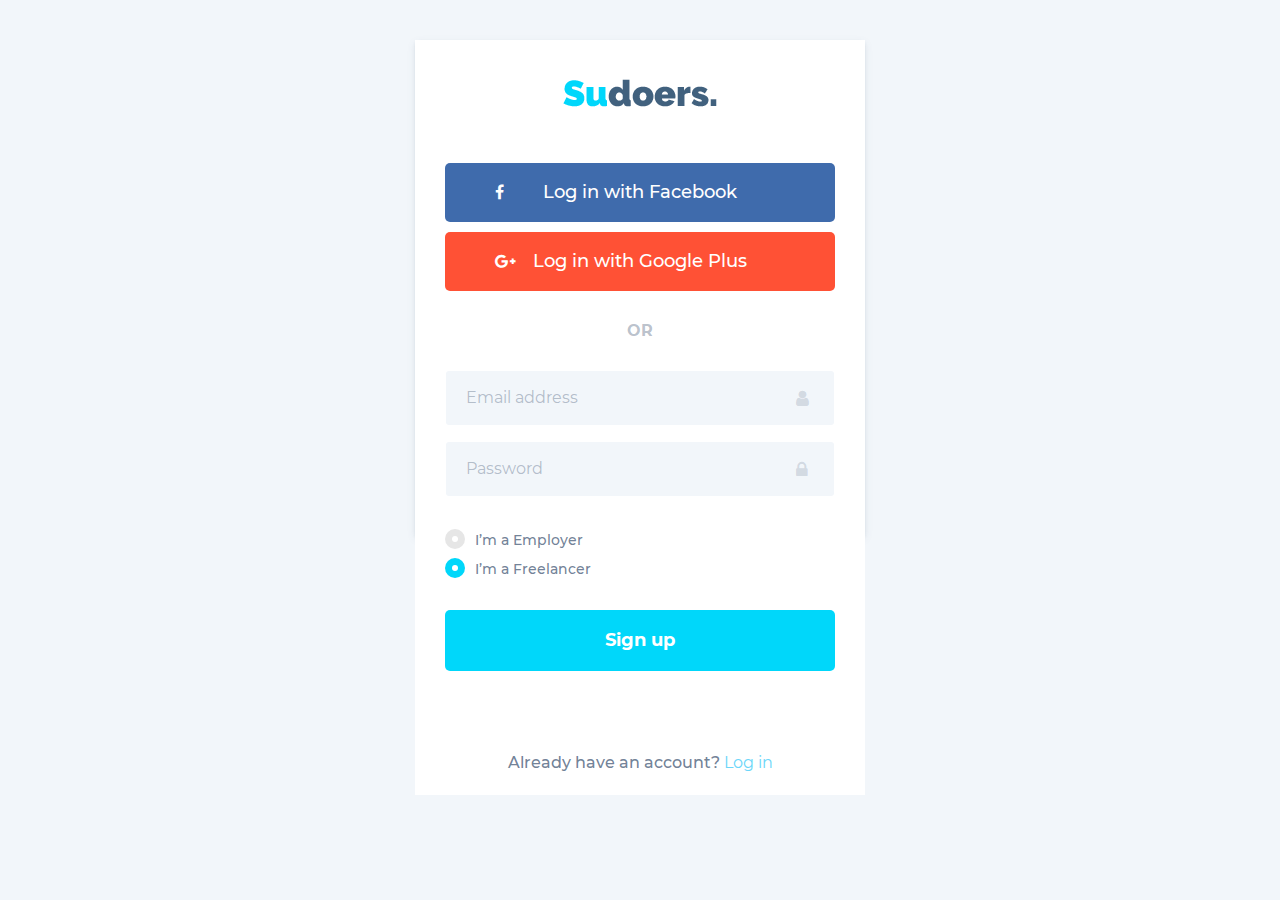
<file: register_step_1.html>
<!DOCTYPE html>
<html lang="en">
<head>
	<meta charset="UTF-8">
	<title>Sudoers</title>
	<meta name="viewport" content="width=device-width, initial-scale=1, maximum-scale=1, user-scalable=yes">
	<link rel="stylesheet" href="libs/owlcarousel/assets/owl.carousel.min.css">
	<link rel="stylesheet" href="libs/bootstrap4/css/bootstrap.min.css">
	<link rel="stylesheet" href="libs/font-awesome/css/font-awesome.min.css">
	<link rel="stylesheet" href="css/chosen.css">
	<link rel="stylesheet" href="css/style.css">
	<link rel="stylesheet" href="css/media.css">
</head>
<body>

	<section class="section_register">
		<div class="container">
			<div class="register">
				<div class="header">
					<div class="autorisation">
						<div class="modal-content">
							<div class="modal-header">
								<h5 class="modal-title" id="exampleModalLabel">
									<a href="index.html"><img src="img/title_md.png" alt=""></a>
								</h5>
							</div>
							<div class="modal-body">
								<div class="login_facebook">
									<i class="fa fa-facebook"></i>
									<button type="button" class="btn_log_with">Log in with Facebook</button>
								</div>
								<div class="login_google">
									<i class="fa fa-google-plus"></i>
									<button type="button" class="btn_log_with">Log in with Google Plus</button>
								</div>
								<div class="or">or</div>
								<div class="email_password">
									<div class="email">
										<input type="text" class="form-control" placeholder="Email address">
										<i class="fa fa-user"></i>
									</div>
									<div class="password">
										<input type="password" class="form-control" placeholder="Password">
										<i class="fa fa-lock"></i>
									</div>
								</div>
								<div class="employer_freelancer">
									<div class="employer">
										<label class="control control-radio">
											I’m a Employer
											<input name="radio" checked="checked" type="radio">
											<div class="control_indicator"></div>
										</label>
									</div>
									<div class="employer">
										<label class="control control-radio">
											I’m a Freelancer
											<input name="radio" checked="checked" type="radio">
											<div class="control_indicator"></div>
										</label>
									</div>
								</div>
								<div class="login">
									<button type="button" class="btn_login">Sign up</button>
								</div>
							</div>
							<div class="modal-footer">
								<div class="account">
									Already have an account?
									<a href="#">Log in</a>
								</div>
							</div>
						</div>
					</div>
				</div>
			</div>


				<!-- <div class="content">
					<div class="caption">
						<h5 class="h5">Choose a username</h5>
						<p class="desc">Please note that a username cannot be changed, once chosen.</p>
					</div>
					<div class="input">
						<input type="text" placeholder="Username">
					</div>
					<ul class="suggestion">
						<li>Suggestion:</li>
						<li><a href="">username.name,</a></li>
						<li><a href="">username007,</a></li>
						<li><a href="">companyLLC,</a></li>
						<li><a href="">john.doe123</a></li>
					</ul>
					<div class="button">
						<button type="button" class="btn_next">Next</button>
					</div>
				</div> -->
			</div>
		</div>
	</section>

	<script src="libs/jquery/jquery-3.3.1.min.js"></script>
	<script src="libs/jquery/chosen.jquery.min.js"></script>
	<script src="libs/bootstrap4/js/popper.min.js"></script>
	<script src="libs/bootstrap4/js/bootstrap.min.js"></script>
	<script src="libs/owlcarousel/owl.carousel.min.js"></script>
	<script src="libs/js/script.js"></script>

	<script>document.write('<script src="http://' + (location.host || 'localhost').split(':')[0] + ':35729/livereload.js?snipver=1"></' + 'script>')</script>

</body>
</html>
</file>
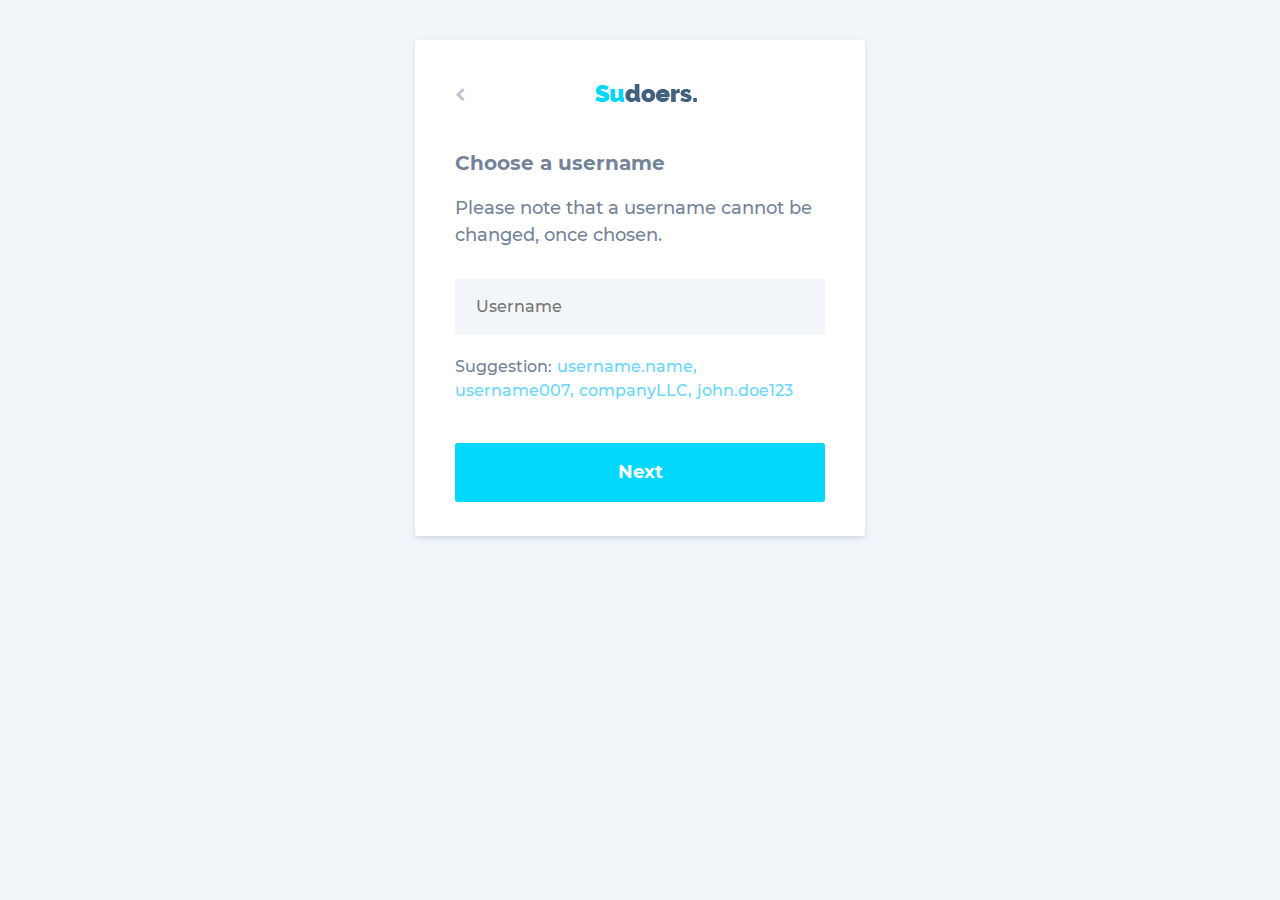
<file: register_step_2.html>
<!DOCTYPE html>
<html lang="en">
<head>
	<meta charset="UTF-8">
	<title>Sudoers</title>
	<meta name="viewport" content="width=device-width, initial-scale=1, maximum-scale=1, user-scalable=yes">
	<link rel="stylesheet" href="libs/owlcarousel/assets/owl.carousel.min.css">
	<link rel="stylesheet" href="libs/bootstrap4/css/bootstrap.min.css">
	<link rel="stylesheet" href="libs/font-awesome/css/font-awesome.min.css">
	<link rel="stylesheet" href="css/chosen.css">
	<link rel="stylesheet" href="css/style.css">
	<link rel="stylesheet" href="css/media.css">
</head>
<body>

	<section class="section_register">
		<div class="container">
			<div class="register">
				<div class="head">
					<div class="back"><a href="register_step_1.html" class="fa fa-chevron-left"></a></div>
					<div class="title">
						<a href="index.html"><img src="img/title.png" alt=""></a>
					</div>
				</div>
				<div class="content">
					<div class="caption">
						<h5 class="h5">Choose a username</h5>
						<p class="desc">Please note that a username cannot be changed, once chosen.</p>
					</div>
					<div class="input">
						<input type="text" placeholder="Username">
					</div>
					<ul class="suggestion">
						<li>Suggestion:</li>
						<li><a href="">username.name,</a></li>
						<li><a href="">username007,</a></li>
						<li><a href="">companyLLC,</a></li>
						<li><a href="">john.doe123</a></li>
					</ul>
					<div class="button">
						<a href="register_step_3.html">
							<button type="button" class="btn_next">Next</button>
						</a>
					</div>
				</div>
			</div>
		</div>
	</section>

	<script src="libs/jquery/jquery-3.3.1.min.js"></script>
	<script src="libs/jquery/chosen.jquery.min.js"></script>
	<script src="libs/bootstrap4/js/popper.min.js"></script>
	<script src="libs/bootstrap4/js/bootstrap.min.js"></script>
	<script src="libs/owlcarousel/owl.carousel.min.js"></script>
	<script src="libs/js/script.js"></script>

	<script>document.write('<script src="http://' + (location.host || 'localhost').split(':')[0] + ':35729/livereload.js?snipver=1"></' + 'script>')</script>

</body>
</html>
</file>
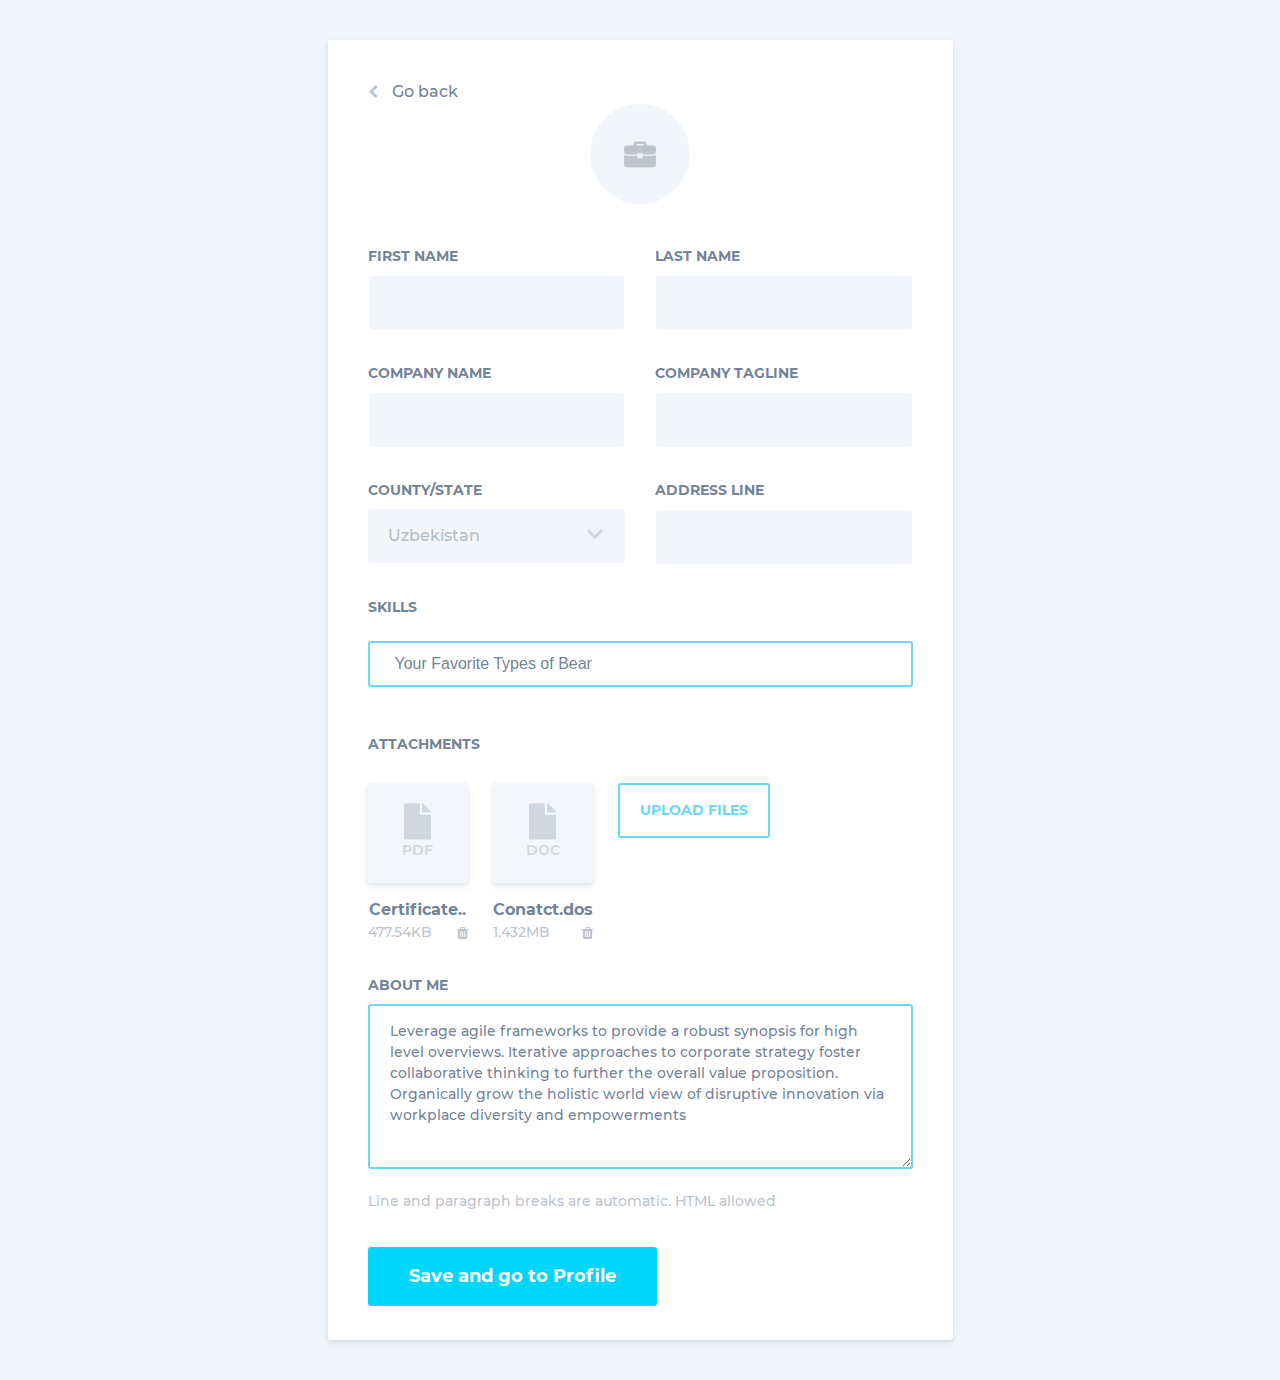
<file: register_step_3.html>
<!DOCTYPE html>
<html lang="en">
<head>
	<meta charset="UTF-8">
	<title>Sudoers</title>
	<meta name="viewport" content="width=device-width, initial-scale=1, maximum-scale=1, user-scalable=yes">
	<link rel="stylesheet" href="libs/owlcarousel/assets/owl.carousel.min.css">
	<link rel="stylesheet" href="libs/bootstrap4/css/bootstrap.min.css">
	<link rel="stylesheet" href="libs/font-awesome/css/font-awesome.min.css">
	<link rel="stylesheet" href="css/chosen.css">
	<link rel="stylesheet" href="css/style.css">
	<link rel="stylesheet" href="css/media.css">
</head>
<body>

	<section class="section_register">
		<div class="container">
			<div class="register step_3">
				<div class="top">
					<div class="back">
						<a href="register_step_2.html">
							<i class="fa fa-chevron-left"></i>
							<span>Go back</span>
						</a>
					</div>
					<div class="portfolio" data-toggle="tooltip" data-placement="bottom" title="Set your avatar">
						<input type="file" id="file">
						<label for="file"><img src="img/portfolio.jpg" alt=""></label>
					</div>
				</div>
				<div class="row">
					<div class="col-md-6">
						<label for="first">First name</label>
						<input type="text" class="form-control" id="first">
					</div>
					<div class="col-md-6">
						<label for="last">Last name</label>
						<input type="text" class="form-control" id="last">
					</div>
					<div class="col-md-6">
						<label for="company">Company name</label>
						<input type="text" class="form-control" id="company">
					</div>
					<div class="col-md-6">
						<label for="company2">Company tagline</label>
						<input type="text" class="form-control" id="company2">
					</div>
					<div class="col-md-6">
						<label for="country">County/state</label>
						<select data-placeholder="Choose your country" class="chosen-select" tabindex="7">
							<option>Uzbekistan</option>
							<option>Saudi Arabia</option>
							<option>Kazakhstan</option>
							<option>Russia</option>
							<option>United States</option>
							<option>Germany</option>
							<option>Italy</option>
							<option>Spain</option>
							<option>Polska</option>
							<option>Nigeria</option>
							<option>Australia</option>
							<option>France</option>
							<option>Croatia</option>
							<option>Other</option>
						</select>
					</div>
					<div class="col-md-6">
						<label for="adress">Address line</label>
						<input type="text" class="form-control" id="adress">
					</div>
					<div class="col-md-12">
						<label for="skills">Skills</label>
						<select data-placeholder="Your Favorite Types of Bear" multiple class="chosen-select" tabindex="18" id="skills">
							<option value=""></option>
							<option>Web development</option>
							<option>IT specialist</option>
							<option>Graphic design</option>
							<option>Digital marketing</option>
							<option>Writing / Translating</option>
							<option>Accounting</option>
							<option>General</option>
							<option>Graphic design</option>
							<option>Digital marketing</option>
							<option>Writing / Translating</option>
							<option>Accounting</option>
							<option>General</option>
						</select>
					</div>
					<div class="col-md-12">
						<label for="">Attachments</label>
						<div class="attachments">
							<div class="attachment">
								<div class="pdf">
									<img src="img/pdf.png" alt="">
									<p>PDF</p>
								</div>
								<div class="certificate">
									<div class="subtitle">Certificate..</div>
									<div class="kb">
										477.54KB
										<i class="fa fa-trash"></i>
									</div>
								</div>
							</div>
							<div class="attachment">
								<div class="pdf">
									<img src="img/pdf.png" alt="">
									<p>DOC</p>
								</div>
								<div class="certificate">
									<div class="subtitle">Conatct.dos</div>
									<div class="kb">
										1.432MB
										<i class="fa fa-trash"></i>
									</div>
								</div>
							</div>
							<div class="attachment">
								<div class="upload">
									<input type="file" id="upload">
									<label for="upload">Upload files</label>
								</div>
							</div>
						</div>
					</div>
					<div class="col-md-12">
						<div class="about">
							<label for="">About me</label>
							<textarea class="about_me">Leverage agile frameworks to provide a robust synopsis for high level overviews. Iterative approaches to corporate strategy foster collaborative thinking to further the overall value proposition. Organically grow the holistic world view of disruptive innovation via workplace diversity and empowerments</textarea>
						</div>
						<div class="line">
							Line and paragraph breaks are automatic. HTML allowed
						</div>
						<div class="button">
							<button type="button" class="btn_save">Save and go to Profile</button>
						</div>
					</div>
				</div>
			</div>
		</div>
	</section>

	<script src="libs/jquery/jquery-3.3.1.min.js"></script>
	<script src="libs/jquery/chosen.jquery.min.js"></script>
	<script src="libs/bootstrap4/js/popper.min.js"></script>
	<script src="libs/bootstrap4/js/bootstrap.min.js"></script>
	<script src="libs/owlcarousel/owl.carousel.min.js"></script>
	<script src="libs/js/script.js"></script>

	<script>document.write('<script src="http://' + (location.host || 'localhost').split(':')[0] + ':35729/livereload.js?snipver=1"></' + 'script>')</script>

</body>
</html>
</file>
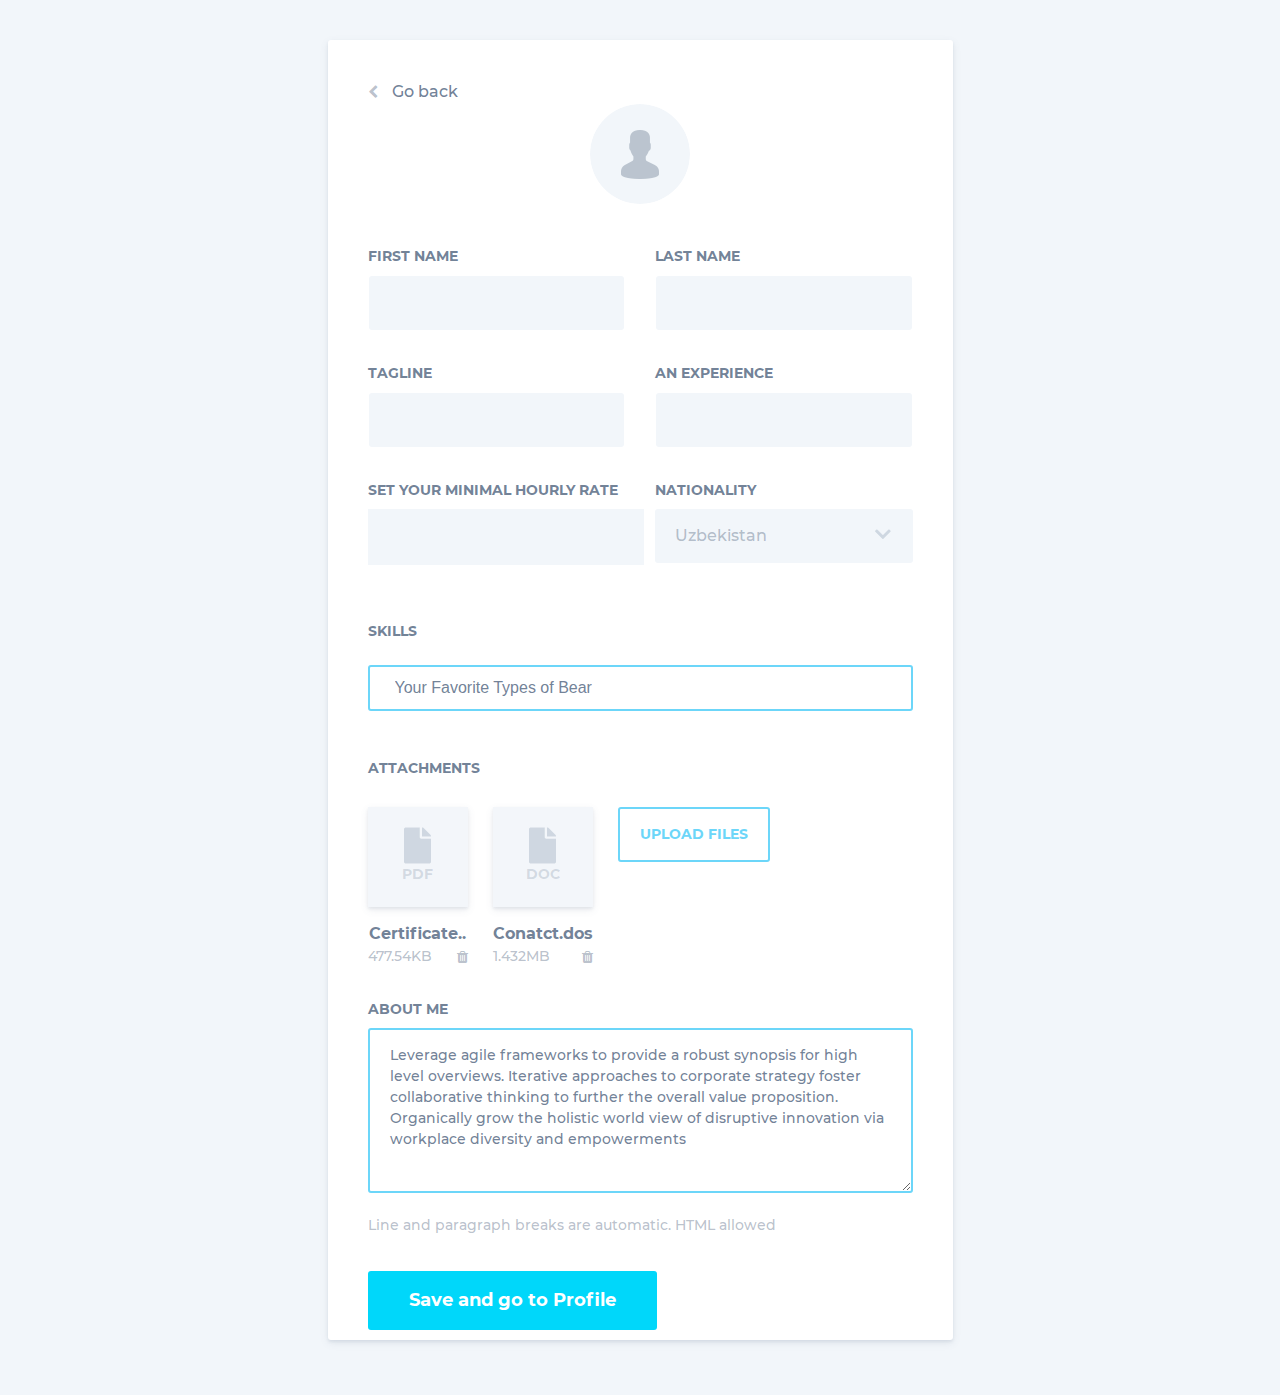
<file: register_step_3_freelancer.html>
<!DOCTYPE html>
<html lang="en">
<head>
	<meta charset="UTF-8">
	<title>Sudoers</title>
	<meta name="viewport" content="width=device-width, initial-scale=1, maximum-scale=1, user-scalable=yes">
	<link rel="stylesheet" href="libs/owlcarousel/assets/owl.carousel.min.css">
	<link rel="stylesheet" href="libs/bootstrap4/css/bootstrap.min.css">
	<link rel="stylesheet" href="libs/font-awesome/css/font-awesome.min.css">
	<link rel="stylesheet" href="css/chosen.css">
	<link rel="stylesheet" href="css/style.css">
	<link rel="stylesheet" href="css/media.css">
</head>
<body>

	<section class="section_register">
		<div class="container">
			<div class="register step_3">
				<div class="top">
					<div class="back">
						<a href="register_step_2.html">
							<i class="fa fa-chevron-left"></i>
							<span>Go back</span>
						</a>
					</div>
					<div class="portfolio" data-toggle="tooltip" data-placement="bottom" title="Set your avatar">
						<input type="file" id="file">
						<label for="file"><img src="img/profile.png" alt=""></label>
					</div>
				</div>
				<div class="row">
					<div class="col-md-6">
						<label for="first">First name</label>
						<input type="text" class="form-control" id="first">
					</div>
					<div class="col-md-6">
						<label for="last">Last name</label>
						<input type="text" class="form-control" id="last">
					</div>
					<div class="col-md-6">
						<label for="company">Tagline</label>
						<input type="text" class="form-control" id="company">
					</div>
					<div class="col-md-6">
						<label for="company2">An experience</label>
						<input type="text" class="form-control" id="company2">
					</div>
					<div class="col-md-6">
						<label for="adress">Set your minimal hourly rate</label>
						<div class="range-slider">
							<input type="text" class="js-range-slider" value="" />
						</div>
					</div>
					<div class="col-md-6">
						<label for="country">Nationality</label>
						<select data-placeholder="Choose your country" class="chosen-select" tabindex="7">
							<option>Uzbekistan</option>
							<option>Saudi Arabia</option>
							<option>Kazakhstan</option>
							<option>Russia</option>
							<option>United States</option>
							<option>Germany</option>
							<option>Italy</option>
							<option>Spain</option>
							<option>Polska</option>
							<option>Nigeria</option>
							<option>Australia</option>
							<option>France</option>
							<option>Croatia</option>
							<option>Other</option>
						</select>
					</div>
					<div class="col-md-12">
						<label for="skills">Skills</label>
						<select data-placeholder="Your Favorite Types of Bear" multiple class="chosen-select" tabindex="18" id="skills">
							<option value=""></option>
							<option>Web development</option>
							<option>IT specialist</option>
							<option>Graphic design</option>
							<option>Digital marketing</option>
							<option>Writing / Translating</option>
							<option>Accounting</option>
							<option>General</option>
							<option>Graphic design</option>
							<option>Digital marketing</option>
							<option>Writing / Translating</option>
							<option>Accounting</option>
							<option>General</option>
						</select>
					</div>
					<div class="col-md-12">
						<label for="">Attachments</label>
						<div class="attachments">
							<div class="attachment">
								<div class="pdf">
									<img src="img/pdf.png" alt="">
									<p>PDF</p>
								</div>
								<div class="certificate">
									<div class="subtitle">Certificate..</div>
									<div class="kb">
										477.54KB
										<i class="fa fa-trash"></i>
									</div>
								</div>
							</div>
							<div class="attachment">
								<div class="pdf">
									<img src="img/pdf.png" alt="">
									<p>DOC</p>
								</div>
								<div class="certificate">
									<div class="subtitle">Conatct.dos</div>
									<div class="kb">
										1.432MB
										<i class="fa fa-trash"></i>
									</div>
								</div>
							</div>
							<div class="attachment">
								<div class="upload">
									<input type="file" id="upload">
									<label for="upload">Upload files</label>
								</div>
							</div>
						</div>
					</div>
					<div class="col-md-12">
						<div class="about">
							<label for="">About me</label>
							<textarea class="about_me">Leverage agile frameworks to provide a robust synopsis for high level overviews. Iterative approaches to corporate strategy foster collaborative thinking to further the overall value proposition. Organically grow the holistic world view of disruptive innovation via workplace diversity and empowerments</textarea>
						</div>
						<div class="line">
							Line and paragraph breaks are automatic. HTML allowed
						</div>
						<div class="button">
							<button type="button" class="btn_save">Save and go to Profile</button>
						</div>
					</div>
				</div>
			</div>
		</div>
	</section>

	<script src="libs/jquery/jquery-3.3.1.min.js"></script>
	<script src="libs/jquery/chosen.jquery.min.js"></script>
	<script src="libs/bootstrap4/js/popper.min.js"></script>
	<script src="libs/bootstrap4/js/bootstrap.min.js"></script>
	<script src="libs/owlcarousel/owl.carousel.min.js"></script>
	<script src="libs/js/script.js"></script>

	<script>document.write('<script src="http://' + (location.host || 'localhost').split(':')[0] + ':35729/livereload.js?snipver=1"></' + 'script>')</script>

</body>
</html>
</file>
<file: css/style.css>
@import'../libs/fonts/Montserrat/style.css';

*{
	font-family: 'Montserrat';
	font-weight: 400;
	transition: .2s ease-out;
	box-sizing: border-box;
}
p{
	margin: 0;
	padding: 0;
}
a,
a:hover,
a:focus{
	color: inherit;
	text-decoration: none;
}
ul{
	list-style: none;
	margin: 0;
}
img{
	max-width: 100%;
}
body{
	min-width: 320px;
	background-color: #F2F6FA;
}
.container{
	padding: 0;
}
.header{
	background-color: #fff;
}
.header .row{
	align-items: center;
}
.header .navbar{
	padding: 0;
}
.header .navbar-nav{
	display: flex;
	justify-content: space-between;
	padding: 0;
}
.header .navbar-nav li{
	flex-grow: 1;
	text-align: center;
}
.header .navbar-nav li a{
	color: rgba(77, 97, 124, 0.8);
	font-size: 16px;
	font-weight: 500;
	text-transform: uppercase;
	padding: 20px 16px;
	display: block;
}
.header .navbar-nav li:hover{
	background-color: #F2F6FA;
}
.header .navbar-nav .active{
	font-weight: 700;
}
.header .autorisation{
	display: flex;
	justify-content: space-between;
	margin-left: 50px;
}
.header .autorisation .btn_login_reg{
	font-size: 16px;
	font-weight: 500;
	text-transform: uppercase;
	color: rgba(77, 97, 124, 0.8);
	background-color: transparent;
	border: 1px solid transparent;
	cursor: pointer;
}
.header .autorisation .btn_login_reg:hover{
	color: #2c3747;
}
.header .autorisation button:focus,
.header .dream_job .find .button,
.header .dream_job .post .button{
	outline: none;
}
.header .autorisation .btn_log_with {
	background: transparent;
	border: 1px solid transparent;
	cursor: pointer;
	color: #fff;
	padding: 15px 85px;
	font-size: 18px;
	font-weight: 500;
	position: relative;
	z-index: 1;
}
.header .autorisation .login_facebook{
	background-color: #3F6BAC;
	margin-bottom: 10px;
	text-align: center;
	color: #fff;
	border-radius: 5px;
	position: relative;
}
.header .autorisation .login_facebook:hover {
	background-color: #3B5A99;
}
.header .autorisation .login_google{
	background-color: #FF5135;
	text-align: center;
	color: #fff;
	border-radius: 5px;
	position: relative;
}
.header .autorisation .login_google:hover {
	background-color: #E95143;
}
.header .autorisation .fa.fa-facebook,
.header .autorisation .fa.fa-google-plus{
	position: absolute;
	top: 21px;
	left: 50px;
}
.header .autorisation .modal-body{
	padding: 0 50px;
	margin-top: 40px;
}
.header .autorisation .modal-footer{
	display: initial;
	padding: 0;
}
.header .autorisation .modal-footer .account{
	padding: 20px 0;
}
.header .autorisation .modal-title {
	margin: 20px auto 0;
}
.header .autorisation .modal-header .close {
	padding: 0;
	margin: 0;
	color: #DAE0E6;
}
.header .autorisation .modal-footer,
.header .autorisation .modal-header{
	border: none;
}
.header .autorisation .or {
	padding: 30px 0;
	font-size: 16px;
	font-weight: 700;
	color: rgba(77, 97, 124, 0.4);
	text-transform: uppercase;
	line-height: 1.2;
	text-align: center;
}
.header .autorisation .form-control{
	padding: 15px 20px;
	background-color: #F2F6FA;
	border: 1px solid transparent;
}
.header .autorisation .form-control:focus{
	background-color: #fff;
	box-shadow: inset 0 0 0 2px rgb(0, 215, 250);
}
.header .autorisation .form-control::placeholder{
	font-size: 16px;
	color: rgba(77, 97, 124, 0.4);
}
.header .autorisation .email{
	position: relative;
	margin-bottom: 15px;
}
.header .autorisation .fa.fa-lock,
.header .autorisation .fa.fa-user {
	position: absolute;
	top: 20px;
	left: 90%;
	right: 0;
	font-size: 18px;
	color: rgba(77, 97, 124, 0.2);
}
.header .autorisation .password{
	position: relative;
}
.header .autorisation .remember_forgot{
	display: flex;
	justify-content: space-between;
	margin-top: 30px;
}
.header .remember_me .control {
	display: block;
	position: relative;
	padding-left: 30px;
	margin: 0;
	cursor: pointer;
	font-size: 16px;
	font-weight: 500;
	color: rgba(77, 97, 124, 0.8);
}
.header .remember_me .control input {
	position: absolute;
	z-index: -1;
	opacity: 0;
}
.header .remember_me .control_indicator {
	position: absolute;
	top: 2px;
	left: 0;
	height: 20px;
	width: 20px;
	background: #F2F6FA;
	border: 0px solid #000000;
	border-radius: 3px;
}
.header .remember_me .control:hover input ~ .control_indicator,
.header .remember_me .control input:focus ~ .control_indicator {
	background: #F2F6FA;
}
.header .remember_me .control input:checked ~ .control_indicator {
	background: #00D7FA;
}
.header .remember_me .control_indicator:after {
	box-sizing: unset;
	content: '';
	position: absolute;
	display: none;
}
.header .remember_me .control input:checked ~ .control_indicator:after {
	display: block;
}
.header .remember_me .control-checkbox .control_indicator:after {
	left: 8px;
	top: 4px;
	width: 3px;
	height: 8px;
	border: solid #ffffff;
	border-width: 0 2px 2px 0;
	transform: rotate(45deg);
}
.header .autorisation .forgot_password a{
	font-size: 16px;
	font-weight: 500;
	color: rgba(77, 97, 124, 0.8);
}
.header .autorisation .forgot_password a:hover{
	text-decoration: underline;
}
.header .employer_freelancer{
	margin-top: 30px;
}
.header .employer_freelancer .control {
	display: block;
	position: relative;
	padding-left: 30px;
	margin: 5px 0;
	padding-top: 3px;
	cursor: pointer;
	font-size: 14px;
	font-weight: 500;
	color: rgba(77, 97, 124, 0.8);
}
.header .employer_freelancer .control input {
	position: absolute;
	z-index: -1;
	opacity: 0;
}
.header .employer_freelancer .control_indicator {
	position: absolute;
	top: 2px;
	left: 0;
	height: 20px;
	width: 20px;
	background: #e6e6e6;
	border: 0px solid #000000;
}
.header .employer_freelancer .control_indicator {
	border-radius: 50%;
}
.header .employer_freelancer .control:hover input ~ .control_indicator,
.header .employer_freelancer .control input:focus ~ .control_indicator {
	background: #cccccc;
}
.header .employer_freelancer .control input:checked ~ .control_indicator {
	background: #00D7FA;
}
.header .employer_freelancer .control:hover input:not([disabled]):checked ~ .control_indicator,
.header .employer_freelancer .control input:checked:focus ~ .control_indicator {
	background: #0e6647d;
}
.header .employer_freelancer .control input:disabled ~ .control_indicator {
	background: #e6e6e6;
	opacity: 0.6;
	pointer-events: none;
}
.header .employer_freelancer .control_indicator:after {
	box-sizing: unset;
	content: '';
	position: absolute;
}
.header .employer_freelancer .control input:checked ~ .control_indicator:after {
	display: block;
}
.header .employer_freelancer .control_indicator:after {
	left: 7px;
	top: 7px;
	height: 6px;
	width: 6px;
	border-radius: 50%;
	background: #ffffff;
}
.header .employer_freelancer .control-radio input:disabled ~ .control_indicator:after {
	background: #7b7b7b;
}
.header .autorisation .login{
	border: 1px solid transparent;
	background-color: transparent;
}
.header .autorisation .login{
	background-color: #00D7FA;
	text-align: center;
	margin: 30px 0 60px;
	color: #fff;
	border-radius: 5px;
}
.header .autorisation .login:hover {
	background: #00C4E4;
}
.header .autorisation .btn_login{
	background: transparent;
	border: 1px solid transparent;
	cursor: pointer;
	color: #fff;
	padding: 15px 160px;
	font-size: 18px;
	font-weight: 700;
}
.header .autorisation .account{
	font-size: 16px;
	font-weight: 500;
	color: rgba(77, 97, 124, 0.8);
	background-color: #F2F6FA;
	text-align: center;
}
.header .autorisation .account a{
	color: #6cd6f9;
}
.header .autorisation .account a:hover{
	text-decoration: underline;
}
.header .find_dream_job{
	background-color: #41617E;
}
.header .dream_job{
	display: flex;
	justify-content: space-between;
	align-items: center;
	color: #fff;
}
.header .dream_job .caption{
	font-size: 24px;
	font-weight: 700;
}
.header .dream_job .buttons{
	display: flex;
	justify-content: space-between;
	color: #fff;
	padding: 35px 0;
	width: 290px;
}
.header .dream_job .button{
	border: none;
	text-transform: uppercase;
	cursor: pointer;
	font-size: 18px;
	font-weight: 500;
}
.header .dream_job .post .button{
	color: #fff;
	background-color: #00D7FA;
	padding: 10px 20px;
	border-radius: 3px;
}
.header .dream_job .post .button:hover{
	background: #57bded;
}
.header .dream_job .find .button{
	color: #00D7FA;
	background-color: #41617E;
	border: 2px solid #00D7FA;
	padding: 8px 20px;
	border-radius: 3px;
}
.header .dream_job .find .button:hover{
	background-color: #00D7FA;
	color: #fff;
}
.header .caption .h4{
	font-size: 24px;
	font-weight: 700;
	color: #fff;
	padding-top: 40px;
	text-align: center;
}
.header .caption .desc{
	font-size: 16px;
	font-weight: 700;
	color: rgba(255, 255, 255, 0.8);
	line-height: 1.5;
	text-align: center;
	padding: 5px 0 25px;
	max-width: 720px;
	margin: auto;
}
.section_post_job .container,
.section_location .container{
	background-color: #fff;
	margin-top: 40px;
	padding: 30px 30px 50px;
	border-radius: 3px;
	box-shadow: 0px 2px 3px 0px rgba(77, 97, 124, 0.1),0px 3px 8px 0px rgba(77, 97, 124, 0.1);
}
.section_post_job .row .label,
.section_location .row .label{
	font-size: 14px;
	font-weight: 700;
	text-transform: uppercase;
	color: rgba(77, 97, 124, 0.8);
	margin: 0;
}
.section_post_job .row .icon,
.section_location .row .icon {
	position: absolute;
	top: 45px;
	left: 82%;
	right: 0;
	bottom: 0;
	color: #E1E7EB;
	width: 20px;
	height: 25px;
	text-align: center;
	font-size: 18px;
}
.section_post_job .row .input input,
.section_location .row .input input{
	background: #F2F6FA;
	border: none;
}
.section_post_job .row .input input:focus,
.section_location .row .input input:focus{
	background-color: #fff;
	box-shadow: inset 0 0 0 2px rgb(0, 215, 250);
}
.section_post_job .row .input .form-control,
.section_location .row .input .form-control{
	border-radius: 3px;
	padding: 15px 20px;
}
.section_post_job .row .input .form-control::placeholder,
.section_location .row .input .form-control::placeholder{
	color: rgba(77, 97, 124, 0.4);
	font-weight: 500;
	font-size: 16px;
}
.section_post_job .row .input .form-control:focus::placeholder,
.section_location .row .input .form-control:focus::placeholder{
	color: rgba(77, 97, 124, 0.2);
}
.section_location .filters{
	display: flex;
	align-items: center;
	margin-top: 40px;
	width: 210px;
}
.section_location .filters .chevron_up{
	color: rgba(77, 97, 124, 0.8);
	font-weight: 500;
	cursor: pointer;
}
.section_location .filters .chevron_up a[aria-expanded='false']:before{
	content: "Show ";
}
.section_location .filters .chevron_up a[aria-expanded='true']:before{
	content: "Hide ";
}
.section_location .filters .chevron_up a:after{
	content: '\f078';
	font-family: FontAwesome;
	margin-left: 5px;
	margin-top: -2px;
	font-size: 12px;
	color: rgba(77, 97, 124, 0.2);
	transition: .3s;
	display: inline-block;
	transform-origin: 6px 10px;
}
.section_location .filters .chevron_up a[aria-expanded='true']:after{
	transform: rotate(180deg);
}
.section_location .filters .applied{
	background: #A8C3DF;
	color: #fff;
	padding: 5px 10px;
	font-size: 16px;
	font-weight: 500;
	border-radius: 3px;
	margin-left: 10px;
}
.section_location .head{
	font-size: 14px;
	font-weight: 700;
	text-transform: uppercase;
	color: rgba(77, 97, 124, 0.8);
	margin-bottom: 20px;
}
.section_location .switch_list{
	padding: 0;
	margin-top: 20px;
}
.section_location .switch_list li{
	display: flex;
}
.section_location .switch_list .choose{
	margin-left: 15px;
}
.section_location .switch_list .switch{
	position: relative;
	width: 50px;
	height: 26px;
}
.section_location .switch_list .switch input{
	display:none;
}
.section_location .switch_list .slider {
	position: absolute;
	cursor: pointer;
	top: 0;
	left: 0;
	right: 0;
	bottom: 0;
	background-color: #ccc;
	-webkit-transition: .4s;
	transition: .4s;
}
.section_location .switch_list .slider:before {
	position: absolute;
	content: "";
	height: 18px;
	width: 18px;
	left: 3px;
	bottom: 4px;
	background-color: white;
	-webkit-transition: .4s;
	transition: .4s;
}
.section_location .switch_list input:checked + .slider {
	background-color: #00D7FA;
}
.section_location .switch_list input:focus + .slider {
	box-shadow: 0 0 1px #00D7FA;
}
.section_location .switch_list input:checked + .slider:before {
	-webkit-transform: translateX(26px);
	-ms-transform: translateX(26px);
	transform: translateX(26px);
}
.section_location .switch_list .slider.round {
	border-radius: 34px;
}
.section_location .switch_list .slider.round:before {
	border-radius: 50%;
}
.section_location .switch_list .choose{
	font-size: 16px;
	font-weight: 500;
	color: rgba(77, 97, 124, 0.8);
	cursor: pointer;
}
.section_location .hourly{
	display: block;
	position: relative;
	margin-bottom: 20px;
	padding-top: 3px;
	font-size: 14px;
	font-weight: 700;
	text-transform: uppercase;
	color: rgba(77, 97, 124, 0.8);
}
.section_location .control {
	display: block;
	position: relative;
	padding-left: 30px;
	margin-bottom: 20px;
	padding-top: 3px;
	cursor: pointer;
	font-size: 14px;
	font-weight: 700;
	text-transform: uppercase;
	color: rgba(77, 97, 124, 0.8);
}
.section_location .control input {
	position: absolute;
	z-index: -1;
	opacity: 0;
}
.section_location .control_indicator {
	position: absolute;
	top: 2px;
	left: 0;
	height: 20px;
	width: 20px;
	background: #e6e6e6;
	border: 0px solid #000000;
}
.section_location .control-radio .control_indicator {
	border-radius: 50%;
}
.section_location .control:hover input ~ .control_indicator,
.section_location .control input:focus ~ .control_indicator {
	background: #cccccc;
}

.section_location .control input:checked ~ .control_indicator {
	background: #00D7FA;
}
.section_location .control:hover input:not([disabled]):checked ~ .control_indicator,
.section_location .control input:checked:focus ~ .control_indicator {
	background: #0e6647d;
}
.section_location .control input:disabled ~ .control_indicator {
	background: #e6e6e6;
	opacity: 0.6;
	pointer-events: none;
}
.section_location .control_indicator:after {
	box-sizing: unset;
	content: '';
	position: absolute;
}
.section_location .control input:checked ~ .control_indicator:after {
	display: block;
}
.section_location .control-radio .control_indicator:after {
	left: 7px;
	top: 7px;
	height: 6px;
	width: 6px;
	border-radius: 50%;
	background: #ffffff;
}
.section_location .control-radio input:disabled ~ .control_indicator:after {
	background: #7b7b7b;
}
.section_location .fixed_price{
	margin-bottom: 25px;
}
.section_location .fixed_price .min_max{
	display: flex;
	align-items: center;
}
.section_location .fixed_price .min_max input{
	width: 120px;
	padding-left: 15px;
	height: 40px;
	border: none;
	background-color: #F2F6FA;
	border-radius: 3px;
	font-weight: 500;
}
.section_location .fixed_price .min_max input::placeholder{
	color: rgba(77, 97, 124, 0.4);
}
.section_location .fixed_price .min_max p{
	margin: 0 15px;
	color: rgba(77, 97, 124, 0.8);
	font-size: 16px;
	font-weight: 500;
}
.section_location .fixed_price .min_max input:focus {
	background-color: #fff;
	box-shadow: inset 0 0 0 2px rgb(0, 215, 250);
}
.section_location .sort_by{
	display: flex;
	justify-content: space-between;
	border: 1px solid #DEE8F3;
	padding: 10px 5px;
	border-radius: 3px;
}
.section_location .sort_by li a{
	font-size: 16px;
	font-weight: 500;
	color: rgba(77, 97, 124, 0.8);
	padding: 5px;
}
.section_location .sort_by li a:hover{
	color: #fff;
	background-color: #00D7FA;
	border-radius: 3px;
}
.section_location .caption_sort{
	cursor: pointer;
	font-size: 14px;
	font-weight: 700;
	text-transform: uppercase;
	color: rgba(77, 97, 124, 0.8);
	margin: 30px 0 20px;
}
.section_location .skills .row{
	margin: 0;
}
.section_location .skills .row .item{
	background: #F2F6FA;
	color: rgba(77, 97, 124, 0.8);
	font-weight: 500;
	font-size: 16px;
	margin: 4px 4px;
	padding: 10px 15px;
	white-space: nowrap;
	border-radius: 3px;
}
.section_location .skills .new_skill{
	position: relative;
}
.section_location .skills .plus {
	display: flex;
	align-items: center;
	justify-content: center;
	background: #00D7FA;
	width: 30px;
	height: 30px;
	font-size: 17px;
	text-align: center;
	position: absolute;
	top: 10px;
	left: 85%;
	right: 0;
	color: #fff;
	border-radius: 3px;
}
.section_location .skills .plus:hover{
	background: #57bded;
	cursor: pointer;
}
.section_location .skills .form-control{
	border: none;
	background: #F2F6FA;
	border-radius: 3px;
	padding: 10px 20px;
	margin: 4px;
	font-weight: 500;
}
.section_location .skills .form-control::placeholder {
	color: rgba(77, 97, 124, 0.4);
}
.section_location .skills .form-control:focus{
	background-color: #fff;
	box-shadow: inset 0 0 0 2px rgb(0, 215, 250);
}
.section_location .skills .tag_item input{
	display: none;
}
.section_location .skills .tag_item label{
	background: #F2F6FA;
	color: rgba(77, 97, 124, 0.8);
	font-weight: 500;
	font-size: 16px;
	margin: 4px 4px;
	padding: 10px 15px;
	white-space: nowrap;
	border-radius: 3px;
}
.section_location .skills .tag_item label:hover{
	background: #e0e8f2;
}
.section_location .skills .tag_item input:checked + label{
	background-color: #6cd6f9;
	color: #fff;
}
.section_location .skills .tag_item input:checked + label:after{
	content: "\f00c";
	font-family: FontAwesome;
	margin-left: 5px;
	color: #fff;
}
.section_search_featured .container{
	display: flex;
	padding: 0;
}
.section_search_featured .block_search{
	width: 70%;
}
.section_search_featured .block_featured{
	width: 30%;
	margin-left: 30px;
}
.section_search_featured .between_blocks{
	display: flex;
	justify-content: space-between;
	align-items: center;
	margin: 40px 0 25px;
}
.section_search_featured .between_blocks .caption{
	font-size: 24px;
	font-weight: 500;
	color: rgba(77, 97, 124, 0.8);
}
.section_search_featured .block_search .nav-tabs{
	border-bottom: none;
	font-size: 18px;
}
.section_search_featured .block_search .nav-tabs a{
	color: #AFBBCA;
}
.section_search_featured .block_search .nav-link{
	padding: 5px;
}
.section_search_featured .block_search .nav-tabs .nav-link.active {
	color: #41617E;
	background-color: initial;
	border-color: transparent;
}
.section_search_featured .block_search .nav-tabs .nav-link:hover {
	border-color: transparent;
}
.section_search_featured .block_search .item_list {
	background-color: rgb(243, 246, 250);
	box-shadow: 0px 2px 3px 0px rgba(77, 97, 124, 0.1),0px 3px 8px 0px rgba(77, 97, 124, 0.1);
	border-radius: 3px;
	margin-bottom: 20px;
}
.section_search_featured .block_search .item_list:last-child{
	margin-bottom: 0;
}
.section_search_featured .block_search .item_list:hover {
	box-shadow: 0px 2px 3px 0px rgba(77, 97, 124, 0.2),0px 15px 25px 0px rgba(77, 97, 124, 0.2);
}
.section_search_featured .item_list .item_content{
	background: #fff;
	padding: 20px 30px;
}
.section_search_featured .item_list .item_title {
	display: flex;
	justify-content: space-between;
}
.section_search_featured .item_list .item{
	display: flex;
	align-items: center;
	color: #9bb3d4;
	font-weight: 500;
}
.section_search_featured .item_list .heart,
.section_search_featured .item_list .title{
	margin-left: 5px;
}
.section_search_featured .item_list .title a{
	font-size: 19px;
	font-weight: 700;
	color: rgba(77, 97, 124, 0.8);
}
.section_search_featured .item_list .title a:hover{
	color: rgba(77, 97, 124, 1);
}
.section_search_featured .item_list .part_time{
	background: #91B4D6;
	color: #fff;
	padding: 5px 10px;
	border-radius: 3px;
	text-transform: uppercase;
}
.section_search_featured .item_list .part_time:hover{
	background-color: #00D7FA;
	cursor: pointer;
}
.section_search_featured .item_list .heart {
	width: 36px;
	height: 36px;
}
.section_search_featured .item_list .heart:hover .fa-heart{
	background: #00D7FA;
	color: #fff;
	border: 2px solid transparent;
	border-radius: 3px;
	transition: .4s;
}
.section_search_featured .item_list .fa-heart{
	font-size: 16px;
	color: #fff;
	cursor: pointer;
	padding: 7px;
	margin-top: 1px;
	background: #00D7FA;
	border: 2px solid transparent;
	border-radius: 3px;
}
.section_search_featured .item_list .fa-heart-o{
	padding: 7px;
	margin-top: 1px;
	color: #91B4D6;
	font-size: 16px;
	background: #fff;
	border: 2px solid #91B4D6;
	border-radius: 3px;
}
.section_search_featured .item_list .fa.fa-star-o {
	font-size: 25px;
	color: #47DFFB;
}
.section_search_featured .item_list .fa.fa-star{
	font-size: 25px;
	color: #BACFE5;
}
.section_search_featured .item_list .item_loc_date {
	display: flex;
	justify-content: space-between;
	max-width: 360px;
	padding-top: 5px;
}
.section_search_featured .item_list .subtitle{
	margin-left: 10px;
}
.section_search_featured .item_list .item_text{
	font-size: 16px;
	color: rgba(77, 97, 124, 0.8);
	padding: 25px 0 5px;
	line-height: 30px;
}
.section_search_featured .item_list .tags{
	display: flex;
	margin-left: 30px;
}
.section_search_featured .item_list .tags_price{
	display: flex;
	align-items: center;
	padding-bottom: 20px;
}
.section_search_featured .item_list .tag {
	background: #fff;
	padding: 10px 10px;
	margin-right: 5px;
	font-size: 14px;
	font-weight: 500;
	color: #9bb3d4;
	border-radius: 0 0 3px 3px;
}
.section_search_featured .item_list .price{
	width: 140px;
	margin-left: auto;
}
.section_search_featured .item_list .cost {
	font-size: 18px;
	font-weight: 700;
	color: rgba(77, 97, 124, 0.8);
}
.section_search_featured .list_profile{
	border-radius: 3px;
	background-color: rgb(255, 255, 255);
	box-shadow: 0px 2px 3px 0px rgba(77, 97, 124, 0.1),0px 3px 8px 0px rgba(77, 97, 124, 0.1);
	padding: 30px 40px;
	margin-bottom: 20px;
	display: flex;
	align-items: center;
	justify-content: space-between;
}
.section_search_featured .list_profile .profile_img {
	border-radius: 50%;
	overflow: hidden;
	height: 100px;
	width: 100px;
}
.section_search_featured .list_profile .box {
	height: 100px;
	line-height: 30px;
}
.section_search_featured .grid_profile .name a,
.section_search_featured .list_profile .name a{
	font-size: 20px;
	font-weight: 700;
	color: rgba(77, 97, 124, 0.8);
}
.section_search_featured .grid_profile .name a:hover,
.section_search_featured .list_profile .name a:hover{
	color: rgba(77, 97, 124, 1);
}
.section_search_featured .grid_profile  .skill,
.section_search_featured .list_profile .skill{
	font-size: 18px;
	font-weight: 500;
	color: rgba(77, 97, 124, 0.4);
}
.section_search_featured .grid_profile .rating,
.section_search_featured .list_profile .rating{
	font-size: 14px;
	font-weight: 700;
	color: rgba(77, 97, 124, 0.4);
	margin-top: 5px;
}
.section_search_featured .grid_profile .fa.fa-star,
.section_search_featured .list_profile .fa.fa-star{
	font-size: 16px;
	color: #A8C3DF;
}
.section_search_featured .grid_profile .rating span,
.section_search_featured .list_profile .rating span{
	border-radius: 3px;
	background-color: rgb(175, 194, 221);
	color: #fff;
	padding: 5px;
	margin-right: 10px;
}
.section_search_featured .grid_profile .loc,
.section_search_featured .grid_profile .rate,
.section_search_featured .grid_profile .job,
.section_search_featured .list_profile .loc,
.section_search_featured .list_profile .rate,
.section_search_featured .list_profile .job{
	font-size: 16px;
	font-weight: 500;
	color: rgba(77, 97, 124, 0.8);
}
.section_search_featured .grid_profile .city,
.section_search_featured .grid_profile .hr,
.section_search_featured .grid_profile .percent,
.section_search_featured .list_profile .city,
.section_search_featured .list_profile .hr,
.section_search_featured .list_profile .percent{
	font-size: 16px;
	font-weight: 700;
	color: rgba(77, 97, 124, 0.8);
}
.section_search_featured .list_profile .btn_view_profile{
	font-size: 16px;
	font-weight: 700;
	border-radius: 3px;
	background-color: rgb(175, 194, 221);
	color: #fff;
	text-transform: uppercase;
	border: 1px solid transparent;
	cursor: pointer;
	padding: 3px 13px;
	margin-top: 10px;
}
.section_search_featured .items_grid .btn_profile:hover,
.section_search_featured .list_profile .btn_view_profile:hover{
	background-color: rgb(133, 161, 201);
}
.section_search_featured .items_grid .grid_profile {
	border-radius: 3px;
	box-shadow: 0px 2px 3px 0px rgba(77, 97, 124, 0.1),
	0px 3px 8px 0px rgba(77, 97, 124, 0.1);
}
.section_search_featured .items_grid .prof_info {
	text-align: center;
	background-color: #fff;
	padding: 30px;
	border-radius: 3px;
}
.section_search_featured .items_grid  .prof_rate {
	padding: 20px 30px 30px;
	background-color: #F2F6FA;
}
.section_search_featured .items_grid .boxes{
	display: flex;
	justify-content: space-around;
}
.section_search_featured .items_grid .btn_profile{
	font-size: 16px;
	font-weight: 700;
	border-radius: 3px;
	background-color: rgb(175, 194, 221);
	color: #fff;
	text-transform: uppercase;
	border: 1px solid transparent;
	cursor: pointer;
	padding: 10px 13px;
	margin-top: 20px;
	width: 100%;
}
.section_search_featured .block_search .item_grid {
	background-color: #fff;
	box-shadow: 0px 2px 3px 0px rgba(77, 97, 124, 0.1),
	0px 3px 8px 0px rgba(77, 97, 124, 0.1);
	border-radius: 3px;
	margin-bottom: 20px;
	max-width: 388px;
}
.section_search_featured .block_search .item_grid:hover {
	box-shadow: 0px 2px 3px 0px rgba(77, 97, 124, 0.2),0px 15px 25px 0px rgba(77, 97, 124, 0.2);
}
.section_search_featured .block_search .items_grid{
	display: grid;
	grid-template-columns: 1fr 1fr;
	grid-gap: 20px;
}
.section_search_featured .item_grid .item_content {
	padding: 25px 30px;
}
.section_search_featured .item_grid .part_price{
	display: flex;
	justify-content: space-between;
	align-items: center;
	background-color: #F2F6FA;
	padding: 15px 30px;
}
.section_search_featured .item_grid .part_heart {
	display: flex;
	align-items: center;
	color: #9bb3d4;
	font-weight: 500;
}
.section_search_featured .item_grid .part_time {
	background: #91B4D6;
	color: #fff;
	padding: 5px 10px;
	border-radius: 3px;
	text-transform: uppercase;
}

.section_search_featured .item_grid .part_time:hover {
	background-color: #00D7FA;
	cursor: pointer;
}
.section_search_featured .item_grid .heart {
	width: 36px;
	height: 36px;
	margin-left: 5px;
}
.section_search_featured .item_grid .fa-heart{
	font-size: 16px;
	color: #fff;
	cursor: pointer;
	padding: 8px;
	background: #00D7FA;
	border: 2px solid transparent;
	border-radius: 3px;
}
.section_search_featured .item_grid .fa-heart-o {
	padding: 8px;
	color: #91B4D6;
	font-size: 16px;
	background: #F2F6FA;
	border: 2px solid #91B4D6;
	border-radius: 3px;
}
.section_search_featured .item_grid .heart:hover .fa-heart {
	background: #00D7FA;
	color: #fff;
	border: 2px solid transparent;
	border-radius: 3px;
	transition: .4s;
	cursor: pointer;
}
.section_search_featured .item_grid .fa.fa-star {
	font-size: 25px;
	color: #BACFE5;
}
.section_search_featured .item_grid .cost {
	font-size: 18px;
	font-weight: 700;
	color: rgba(77, 97, 124, 0.8);
}
.section_search_featured .item_grid .item_title a{
	color: rgba(77, 97, 124, 0.8);
	font-size: 20px;
	font-weight: 700;
	display: block;
}
.section_search_featured .item_grid .item_title a:hover{
	color: rgba(77, 97, 124, 1);
}
.section_search_featured .item_grid .item_loc_date{
	display: flex;
	justify-content: space-between;
	flex-wrap: wrap;
	padding: 10px 0;
	height: 75px;
}
.section_search_featured .item_grid .item_loc_date .item{
	color: #9bb3d4;
	font-weight: 500;
	line-height: 1.8;
}
.section_search_featured .item_grid .item_text {
	font-size: 16px;
	color: rgba(77, 97, 124, 0.8);
	line-height: 30px;
}
.section_search_featured .item_grid .tags{
	display: flex;
	flex-wrap: wrap;
	padding: 10px 0;
}
.section_search_featured .item_grid .tag{
	background-color: #F2F6FA;
	margin: 5px 5px 0 0;
	color: #9bb3d4;
	font-size: 14px;
	font-weight: 500;
	padding: 10px;
	border-radius: 3px;
}
.section_search_featured .block_featured .aside{
	background-color: #fff;
	position: relative;
	box-shadow: 0px 2px 3px 0px rgba(77, 97, 124, 0.1),0px 3px 8px 0px rgba(77, 97, 124, 0.1);
}
.section_search_featured .aside .owl-stage-outer{
	width: 333px;
}
.section_search_featured .aside .owl-prev,
.section_search_featured .aside .owl-next {
	position: absolute;
	top: -11%;
}
.section_search_featured .aside .owl-next {
	right: 0%;
	margin-top: 12px;
}
.section_search_featured .aside .owl-prev {
	left: 88%;
	margin-top: 12px;
}
.section_search_featured .aside .owl-nav .fa{
	font-size: 18px;
	color: rgba(77, 97, 124, 0.2);
}
.section_search_featured .aside .owl-nav button:focus{
	outline: none;
}
.section_search_featured .block_featured .image {
	height: 200px;
	clip-path: circle(164.17% at 49% -150.5%);
	background-size: cover;
	background-position: 0px -25px;
	background-color: rgb(77, 97, 124);
}
.section_search_featured .block_featured .favorite_fulltime {
	display: flex;
	justify-content: space-between;
	position: absolute;
	top: 0;
	right: 0;
	left: 0;
	color: #fff;
	margin: 20px 15px;
}
.section_search_featured .block_featured .favorite {
	border-radius: 50%;
	width: 35px;
	height: 35px;
	background: #fff;
}
.section_search_featured .block_featured .fa.fa-star {
	color: #5e504d;
	font-size: 20px;
	padding: 6px 8px;
}
.section_search_featured .block_featured .fulltime {
	background-color: rgba(155, 179, 212, 0.4);
	text-transform: uppercase;
	font-weight: 700;
	font-size: 16px;
	padding: 5px 10px;
	border: 1px solid #91B4D6;
	border-radius: 3px;
}
.section_search_featured .block_featured .portfolio {
	border: 5px solid #fff;
	border-radius: 50%;
	width: 100px;
	margin: 100px auto 0;
	overflow: hidden;
	position: absolute;
	top: 0;
	left: 0;
	right: 0;
}
.section_search_featured .block_featured .name {
	font-size: 20px;
	font-weight: 700;
	color: rgba(77, 97, 124, 0.8);
	text-align: center;
	padding: 20px 0;
}
.section_search_featured .block_featured .job {
	border-top: 1px solid #DEE8F3;
	padding: 20px 20px;
	font-weight: 500;
	font-size: 16px;
	color: rgba(77, 97, 124, 0.8);
}
.section_search_featured .block_featured .job:last-child{
	border-bottom: 1px solid #DEE8F3;
}
.section_search_featured .block_featured .job:hover{
	background: #F2F6FA;
}
.section_search_featured .block_featured .apply_this_job{
	text-align: center;
	padding: 20px 0;
}
.section_search_featured .block_featured .btn_apply{
	font-size: 16px;
	font-weight: 700;
	padding: 10px 40px;
	text-transform: uppercase;
	background: #00D7FA;
	color: #fff;
	border: 1px solid transparent;
	cursor: pointer;
	border-radius: 3px;
}
.section_search_featured .block_featured .btn_apply:hover{
	background: #57bded;
}
.section_search_featured .block_featured .fa{
	margin-right: 5px;
}
.section_search_featured .block_featured .banner{
	display: flex;
	height: 556px;
	background: #DEE8F3;
	margin: 30px 0;
}
.section_search_featured .block_featured .text{
	margin: auto;
	text-align: center;
}
.section_search_featured .block_featured .banner p{
	font-size: 48px;
	color: #bcc3cd;
	font-weight: 700;
}
.section_search_featured .block_featured .banner span{
	font-size: 48px;
	color: #bcc3cd;
}
.section_pagination{
	margin: 40px 0 100px;
}
.section_pagination .container{
	padding: 0;
}
.section_pagination .page-item.active .page-link{
	background-color: #00D7FA;
	border-color: #00D7FA;
}
.section_pagination .page-item{
	box-shadow: 0px 2px 3px 0px rgba(77, 97, 124, 0.1),
	0px 3px 8px 0px rgba(77, 97, 124, 0.1);
}
.section_pagination .page-link{
	padding: 15px 20px;
	color: rgba(77, 97, 124, 0.8);
	font-weight: 500;
	border-top: none;
}
.section_pagination .fa.fa-chevron-left,
.section_pagination .fa.fa-chevron-right{
	font-size: 12px;
}
.section_pagination #topcontrol{
	position: fixed;
	bottom: 15px;
	right: 15px;
	opacity: 1;
	cursor: pointer;
	z-index: 9999;
	border-radius: 3px;
	width: 40px;
	height: 34px;
}
.section_pagination #topcontrol .btn-special{
	display: none;
}
.section_pagination #topcontrol .fa.fa-chevron-up{
	color: #9bb3d4;
	font-size: 16px;
	font-weight: 500;
}
.section_pagination #topcontrol .btn.btn-special{
	background-color: rgb(255, 255, 255);
	box-shadow: 0px 2px 3px 0px rgba(77, 97, 124, 0.1),
	0px 3px 8px 0px rgba(77, 97, 124, 0.1);
}
.section_post_job{
	max-width: 770px;
	margin: 0 auto 115px;
}
.section_post_job .caption_post{
	padding: 30px 0 10px;
}
.section_post_job .caption_job{
	padding: 0 0 10px;
}
.section_post_job .caption_post p{
	font-size: 14px;
	font-weight: 500;
	color: rgba(77, 97, 124, 0.4);
}
.section_post_job .textarea {
	width: 100%;
	height: 150px;
	background: #F2F6FA;
	border: none;
	border-radius: 3px;
	padding: 20px;
	color: rgba(77, 97, 124, 1);
}
.section_post_job .textarea:focus {
	box-shadow: inset 0 0 0 2px rgb(0, 215, 250);
	background-color: #fff;
}
.section_post_job .row .input input:focus + p{
	background-color: #00D7FA;
	color: #fff;
}
.section_post_job .input .usd{
	position: absolute;
	top: 65px;
	left: 294px;
	right: 0;
	background: #DEE8F3;
	text-align: center;
	width: 60px;
	padding: 14px 0;
	color: rgba(77, 97, 124, 0.4);
	font-weight: 700;
	border-radius: 0px 3px 3px 0;
}
.section_post_job .chosen-search input[type="text"]{
	display: none;
}
.section_post_job .upload_files {
	display: flex;
	border: 2px dashed #F2F6FA;
	margin-top: 30px;
	padding: 30px 15px;
}
.section_post_job .upload_files p{
	font-size: 15px;
	font-weight: 500;
	color: rgba(77, 97, 124, 0.8);
	width: 200px;
	background: #F2F6FA;
	padding: 10px;
	border-radius: 3px;
	text-align: center;
	margin-right: 20px;
}
.section_post_job .upload_files .desc{
	font-size: 14px;
	font-weight: 500;
	color: rgba(77, 97, 124, 0.4);
}
.section_post_job .input_group .choose {
	width: 180px;
	height: 50px;
	border-radius: 4px;
	text-align: center;
	margin: 0 15px 0 0;
	line-height: 3;
	cursor: pointer;
	display: block;
	font-size: 16px;
	transition: all 0.18s ease-in-out;
	background: #F2F6FA;
	color: rgba(77, 97, 124, 0.8);
}
.section_post_job .input_group .choose:hover {
	background-color: #DEE8F3;
}
.section_post_job .input_group .input_file {
	width: 0.1px;
	height: 0.1px;
	opacity: 0;
	overflow: hidden;
	position: absolute;
	z-index: -1;
}
.section_post_job .files{
	border: 1px solid #F2F6FA;
	border-top: none;
	display: flex;
	justify-content: space-between;
	padding: 30px 20px;
	align-items: center;
}
.section_post_job .img{
	font-size: 14px;
	font-weight: 700;
	color: rgba(77, 97, 124, 0.2);
	width: 110px;
	text-align: center;
}
.section_post_job .img.rar {
	padding: 20px 0;
	background-color: rgb(243, 246, 250);
	box-shadow: 0px 2px 3px 0px rgba(77, 97, 124, 0.1),0px 3px 8px 0px rgba(77, 97, 124, 0.1);
	width: 100px;
	height: 100px;
}
.section_post_job .pdf{
	font-size: 16px;
	font-weight: 700;
	color: rgba(77, 97, 124, 0.8);
}
.section_post_job .kb{
	font-size: 14px;
	font-weight: 500;
	color: rgba(77, 97, 124, 0.8);
}
.section_post_job .delete{
	font-size: 14px;
	font-weight: 500;
	color: rgba(77, 97, 124, 0.8);
	background-color: #F2F6FA;
	padding: 5px 20px;
	border-radius: 3px;
	cursor: pointer;
}
.section_post_job .delete:hover{
	background-color: #FF6E6E;
	color: #fff;
}
.section_post_job .caption .h4{
	font-size: 14px;
	font-weight: 700;
	color: rgba(77, 97, 124, 0.8);
	margin-top: 30px;
	text-transform: uppercase;
}
.section_post_job .caption .desc{
	font-size: 14px;
	font-weight: 500;
	color: rgba(77, 97, 124, 0.4);
}
.section_post_job .post_start{
	display: flex;
	justify-content: space-between;
	margin-top: 20px;
}
.section_post_job .post_start input{
	display: none;
}
.section_post_job .start:checked + label{
	border: 2px solid #00D7FA;
	padding: 20px;
	max-width: 330px;
	border-radius: 3px;
	background-color: #fff;
}
.section_post_job .start + label{
	border: 2px solid transparent;
	background-color:#F2F6FA;
	padding: 20px;
	max-width: 330px;
	border-radius: 3px;
}
.section_post_job .start + label p{
	font-size: 18px;
	font-weight: 700;
	color: rgba(77, 97, 124, 1);
}
.section_post_job .start + label span{
	font-size: 14px;
	font-weight: 500;
	color: rgba(77, 97, 124, 0.8);
}
.section_post_job .featured{
	display: flex;
	align-items: center;
	margin-top: 30px;
}
.section_post_job .featured .desc{
	font-size: 14px;
	font-weight: 500;
	color: rgba(77, 97, 124, 0.8);
	line-height: 24px;
	margin: 0 10px 0 30px;
}
.section_post_job .featured .usd{
	font-size: 16px;
	font-weight: 700;
	color: rgba(77, 97, 124, 0.8);
	white-space: nowrap;
	margin-left: auto;
}
.section_post_job .featured input[type="checkbox"]{
	display: none;
}
.section_post_job .featured label{
	display: flex;
}
.section_post_job .featured label:before {
	content: '\f067';
	font-family: FontAwesome;
	display: flex;
	justify-content: center;
	align-items: center;
	font-size: 10px;
	background-color: #fff;
	color: #00D7FA;
	border: 2px solid #00D7FA;
	border-radius: 3px;
	margin-right: 10px;
	padding: 7px;
	width: 24px;
	height: 24px;
	cursor: pointer;
}
.section_post_job .featured input:checked + label:before {
	content: "\f00c";
	font-family: FontAwesome;
	background-color: #00D7FA;
	color: #fff;
	border: 2px solid transparent;
}
.section_post_job .check{
	display: flex;
	width: 110px;
}
.section_post_job .check p{
	font-size: 14px;
	font-weight: 700;
	text-transform: uppercase;
	color: #fff;
	background-color: #00D7FA;
	border-radius: 3px;
	padding: 2px 5px;
	height: 24px;
	cursor: pointer;
}
.section_post_job hr{
	color: #DEE8F3;
}
.section_post_job .post_preview{
	display: flex;
}
.section_post_job .btn_p .btn_post{
	background-color: #00D7FA;
	color: #fff;
	padding: 15px 45px;
	font-size: 18px;
	font-weight: 700;
	border-radius: 3px;
	border: 1px solid transparent;
	cursor: pointer;
}
.section_post_job .btn_p .btn_post:hover{
	background-color: #57bded;
}
.section_post_job .btn_p .btn_preview{
	background-color: #fff;
	color: #00D7FA;
	padding: 15px 45px;
	margin-left: 15px;
	font-size: 18px;
	font-weight: 700;
	border-radius: 3px;
	border: 2px solid #00D7FA;
	cursor: pointer;
}
.section_post_job .btn_p .btn_preview:hover{
	background-color: #00D7FA;
	color: #fff;
}
.section_post_job .btn_p button:focus{
	outline: none;
}
.section_register .register{
	border-radius: 3px;
	background-color: rgb(255, 255, 255);
	box-shadow: 0px 2px 3px 0px rgba(77, 97, 124, 0.1),0px 3px 8px 0px rgba(77, 97, 124, 0.1);
	width: 450px;
	height: 496px;
	margin: 40px auto;
}
.section_register .head{
	display: flex;
}
.section_register .head .back{
	margin: 45px 40px;
	font-size: 14px;
	color: rgba(77, 97, 124, 0.4);
}
.section_register .head .title{
	margin: 40px 90px;
}
.section_register .content{
	margin: 0 40px;
}
.section_register .content .h5{
	font-size: 20px;
	font-weight: 700;
	color: rgba(77, 97, 124, 0.8);
}
.section_register .content .desc{
	font-size: 18px;
	font-weight: 500;
	color: rgba(77, 97, 124, 0.8);
	margin-top: 20px;
}
.section_register .content input{
	width: 100%;
	background: #F2F6FA;
	border: 1px solid transparent;
	padding: 15px 20px;
	border-radius: 3px;
	font-weight: 500;
	color: rgba(77, 97, 124, 0.4);
	margin-top: 30px;
}
.section_register .content input:focus{
	background-color: #fff;
	box-shadow: inset 0 0 0 2px rgb(0, 215, 250);
}
.section_register .content .suggestion{
	display: flex;
	flex-wrap: wrap;
	padding: 0;
	margin-top: 20px;
}
.section_register .content .btn_next{
	border: 1px solid transparent;
	background-color: #00D7FA;
	color: #fff;
	font-size: 18px;
	font-weight: 700;
	width: 100%;
	padding: 15px;
	margin-top: 40px;
	border-radius: 3px;
	cursor: pointer;
}
.section_register .content .btn_next:hover{
	background-color: #57bded;
}
.section_register .content .suggestion li:first-child{
	color: rgba(77, 97, 124, 0.8);
	margin-right: 5px;
	font-weight: 500;
}
.section_register .content .suggestion li a{
	margin-right: 5px;
	color: #6cd6f9;
	font-weight: 500;
}
.section_register .content .suggestion li a:hover{
	text-decoration: underline;
}
.section_register .register .modal-footer,
.section_register .register .modal-content{
	border: none;
}
.section_register .register .modal-body {
	padding: 0;
}
.section_register .register .autorisation{
	margin: 30px;
}
.section_register .register .btn_login{
	padding: 15px 0;
}
.section_register .register .modal-footer .account{
	font-size: 16px;
	font-weight: 500;
	background-color: #fff;
	color: rgba(77, 97, 124, 0.8);
	margin: auto;
}
.section_register .register .account a {
	color: #6cd6f9;
}
.section_register .register .account a:hover {
	text-decoration: underline;
}
.section_register .register.step_3{
	border-radius: 3px;
	background-color: rgb(255, 255, 255);
	box-shadow: 0px 2px 3px 0px rgba(77, 97, 124, 0.1),0px 3px 8px 0px rgba(77, 97, 124, 0.1);
	width: 625px;
	height: 1300px;
	margin: 40px auto;
	padding: 40px;
}
.section_register .portfolio {
	width: 100px;
	height: 100px;
	border-radius: 50%;
	overflow: hidden;
	margin: auto;
}
.section_register .portfolio label{
	cursor: pointer;
}
.section_register .row{
	margin-top: 40px;
}
.section_register .row > div{
	margin-bottom: 30px;
}
.section_register .row label{
	font-size: 14px;
	font-weight: 700;
	color: rgba(77, 97, 124, 0.8);
	text-transform: uppercase;
}
.section_register .row input{
	padding: 15px 20px;
	background-color: #F2F6FA;
	color: rgba(77, 97, 124, 0.4);
	border: 1px solid transparent;
}
.section_register .row input:focus{
	background-color: #fff;
	box-shadow: inset 0 0 0 2px rgb(0, 215, 250);
}
.section_register .top .back{
	font-size: 14px;
	color: rgba(77, 97, 124, 0.4);
}
.section_register .top .back span{
	font-size: 16px;
	font-weight: 500;
	color: rgba(77, 97, 124, 0.8);
	margin-left: 10px;
}
.section_register .upload input[type="file"],
.section_register .portfolio input[type="file"],
.section_register .chosen-search input[type="text"]{
	display: none;
}
.section_register .attachments {
	display: flex;
}
.section_register .attachment{
	text-align: center;
	margin: 20px 25px 0 0;
}
.section_register .attachments .pdf{
	padding: 20px 0;
	background-color: rgb(243, 246, 250);
	box-shadow: 0px 2px 3px 0px rgba(77, 97, 124, 0.1),0px 3px 8px 0px rgba(77, 97, 124, 0.1);
	width: 100px;
	height: 100px;
	margin: auto;
}
.section_register .attachments .pdf p{
	font-size: 14px;
	font-weight: 700;
	color: rgba(77, 97, 124, 0.2);
}
.section_register .certificate .subtitle{
	font-size: 16px;
	font-weight: 700;
	color: rgba(77, 97, 124, 0.8);
	margin-top: 15px;
}
.section_register .certificate .kb{
	display: flex;
	justify-content: space-between;
	align-items: center;
	font-size: 14px;
	font-weight: 500;
	color: rgba(77, 97, 124, 0.4);
}
.section_register .upload label{
	border: 2px solid #6cd6f9;
	border-radius: 3px;
	color: #6cd6f9;
	font-size: 14px;
	font-weight: 700;
	padding: 15px 20px;
	cursor: pointer;
}
.section_register .about_me{
	border: 2px solid #6cd6f9;
	border-radius: 3px;
	padding: 15px 20px;
	color: rgba(77, 97, 124, 0.8);
	font-size: 14px;
	font-weight: 500;
	width: 545px;
	height: 165px;
}
.range-slider {
    position: relative;
    height: 80px;
}
.section_register .line{
	margin-top: 15px;
	font-size: 14px;
	font-weight: 500;
	color: rgba(77, 97, 124, 0.4);
}
.section_register .btn_save{
	font-size: 18px;
	font-weight: 700;
	padding: 15px 40px;
	margin: 35px 0;
	border: 1px solid transparent;
	border-radius: 3px;
	background-color: #00D7FA;
	color: #fff;
	cursor: pointer;
}
.section_register .btn_save:hover{
	background: #57bded;
}
.footer{
	background-color: #fff;
}
.footer hr{
	margin: 0;
}
.footer .row{
	align-items: center;
	padding: 30px 0 35px;
}
.footer .icons {
	display: flex;
	justify-content: space-around;
}
.footer .icons .icon{
	display: flex;
	align-items: center;
	justify-content: center;
	font-size: 18px;
	width: 40px;
	height: 40px;
	border-radius: 3px;
}
.footer .icons .facebook{
	background-color: #3B5998;
	color: #fff;
}
.footer .icons .facebook:hover{
	background-color: #2A406E;
}
.footer .icons .twitter{
	background-color: #1DA1F2;
	color:#fff;
}
.footer .icons .twitter:hover{
	background-color: #1186CE;
}
.footer .icons .pinterest{
	background-color: #BD0518;
	color: #fff;
}
.footer .icons .pinterest:hover{
	background-color: #980010;
}
.footer .icons .google{
	background-color: #DB4E40;
	color: #fff;
}
.footer .icons .google:hover{
	background-color: #B73F33;
}
.footer .icons .instagram{
	background-color: #973084;
	color: #fff;
}
.footer .icons .instagram:hover{
	background-color: #7e276e;
}
.footer .dropdown .btn{
	font-size: 16px;
	font-weight: 500;
	padding: 10px 15px;
	background: transparent;
	border: 1px solid #EAF1F7;
	color: #9bb3d4;
}
.footer .dropdown .btn:focus {
	background-color: #fff;
	box-shadow: inset 0 0 0 2px rgb(0, 215, 250);
}
.footer .dropdown-item {
	width: 106px;
	padding: 3px 14px;
	color: #9bb3d4;
}
.footer .dropdown-menu{
	min-width: 7px;
	border: 1px solid #EAF1F7;
}
.footer .caption .h5{
	font-size: 18px;
	font-weight: 700;
	color: rgba(77, 97, 124, 0.8);
	text-transform: uppercase;
}
.footer .list{
	font-size: 16px;
	font-weight: 500;
	padding: 0;
	color: rgba(77, 97, 124, 0.8);
	height: 220px;
	margin-top: 15px;
}
.footer .list li{
	line-height: 2.25;
}
.footer .list li a:hover{
	text-decoration: underline;
	color: #6cd6f9;
}
.footer .send{
	display: flex;
	align-items: center;
	margin-top: 15px;
}
.footer .send .form-control{
	font-size: 14px;
	color: rgba(77, 97, 124, 0.8);
	background-color: #F2F6FA;
	border: none;
	height: 40px;
	width: 215px;
}
.footer .send .form-control:focus{
	background-color: #fff;
	box-shadow: inset 0 0 0 .1rem rgb(0, 215, 250);
}
.footer .send .fa.fa-arrow-right {
	padding: 13px;
	margin-left: 10px;
	color: #fff;
	font-size: 14px;
	border-radius: 5px;
	background-color: rgb(155, 179, 212);
	opacity: 0.749;
	width: 40px;
	height: 40px;
	text-align: center;
}
.footer .send .fa.fa-arrow-right:hover{
	background-color: #41617E;
}
.footer .copyright{
	font-size: 16px;
	font-weight: 700;
	color: rgba(77, 97, 124, 0.8);
	text-align: center;
	padding: 20px 0;
}
</file>
<file: css/media.css>
@media(max-width: 991px){
/*	.container{
		max-width: 100%;
		padding-right: 15px;
		padding-left: 15px;
		margin-right: auto;
		margin-left: auto;
	}*/
	.header .title {
		text-align: center;
		margin: 25px 0 20px;
	}
}



@media(max-width: 768px){

}



@media(max-width: 480px){

}



@media(max-width: 320px){

}
</file>
